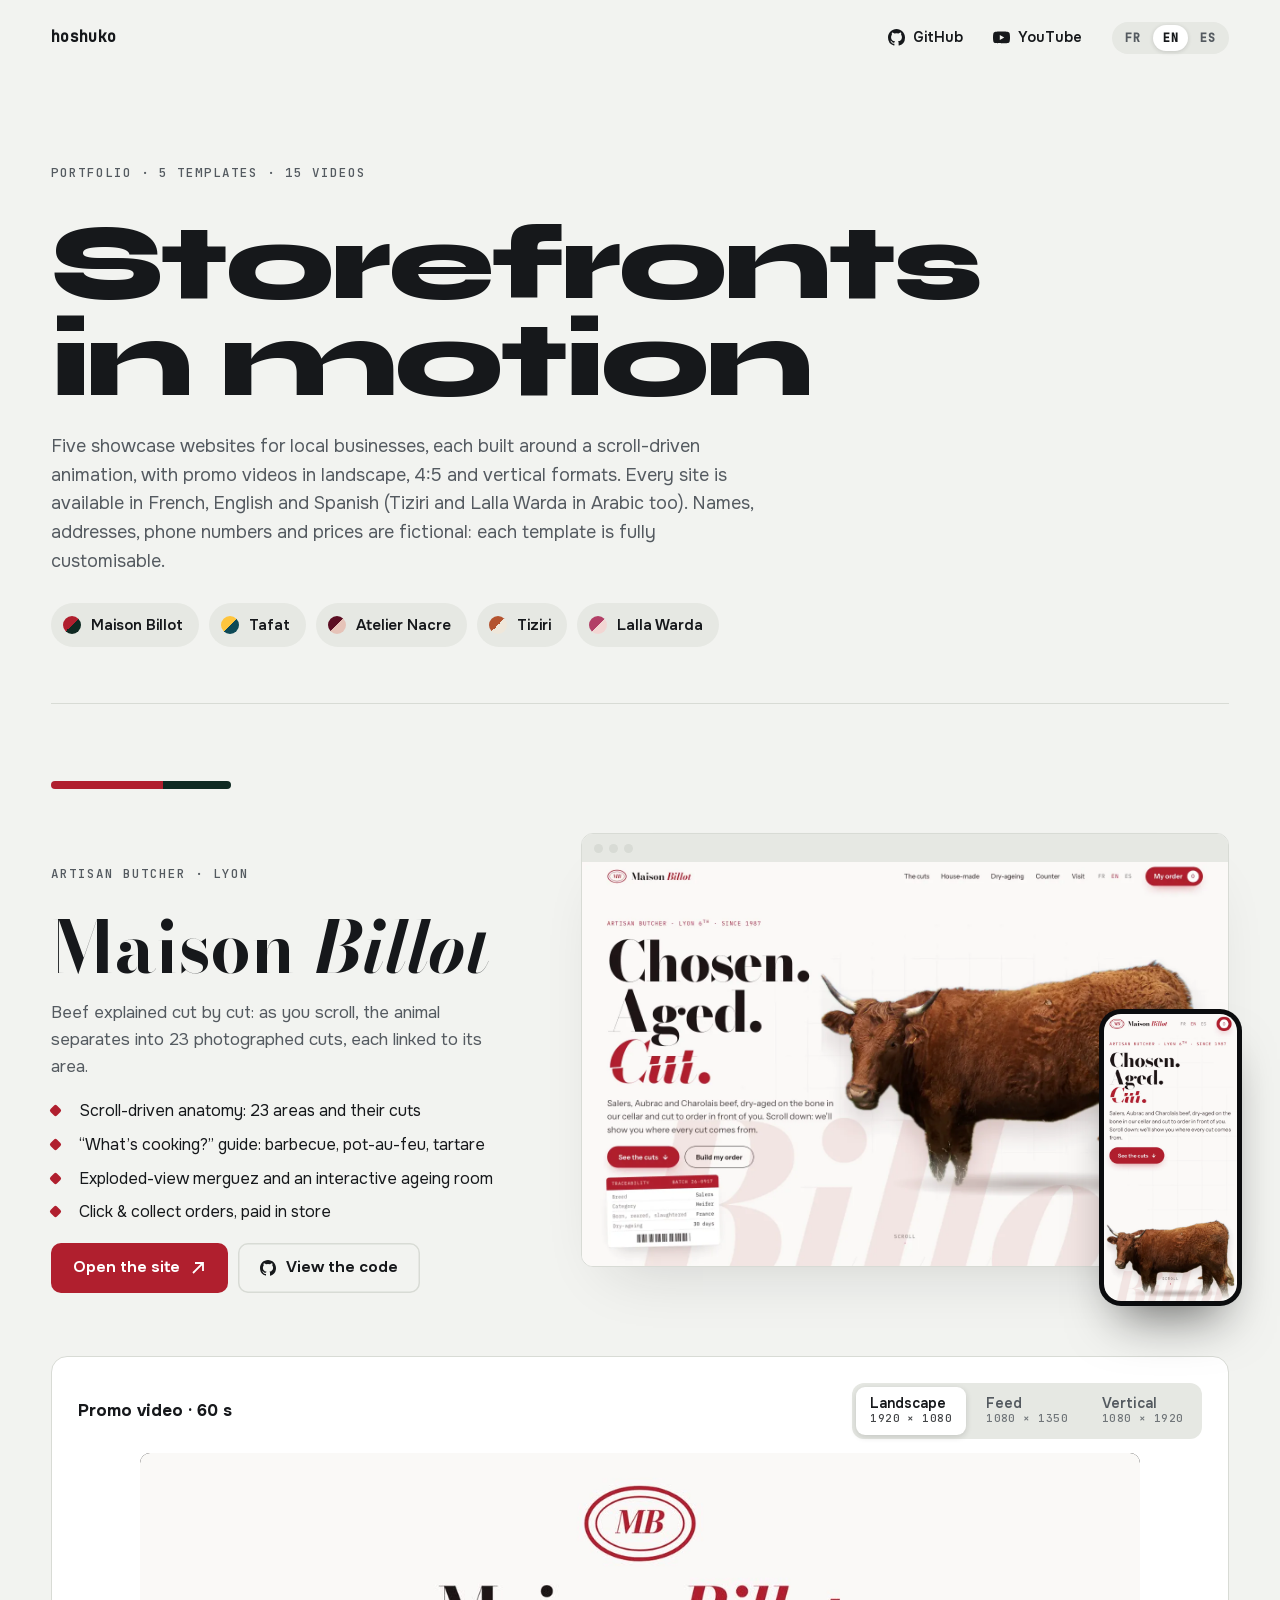
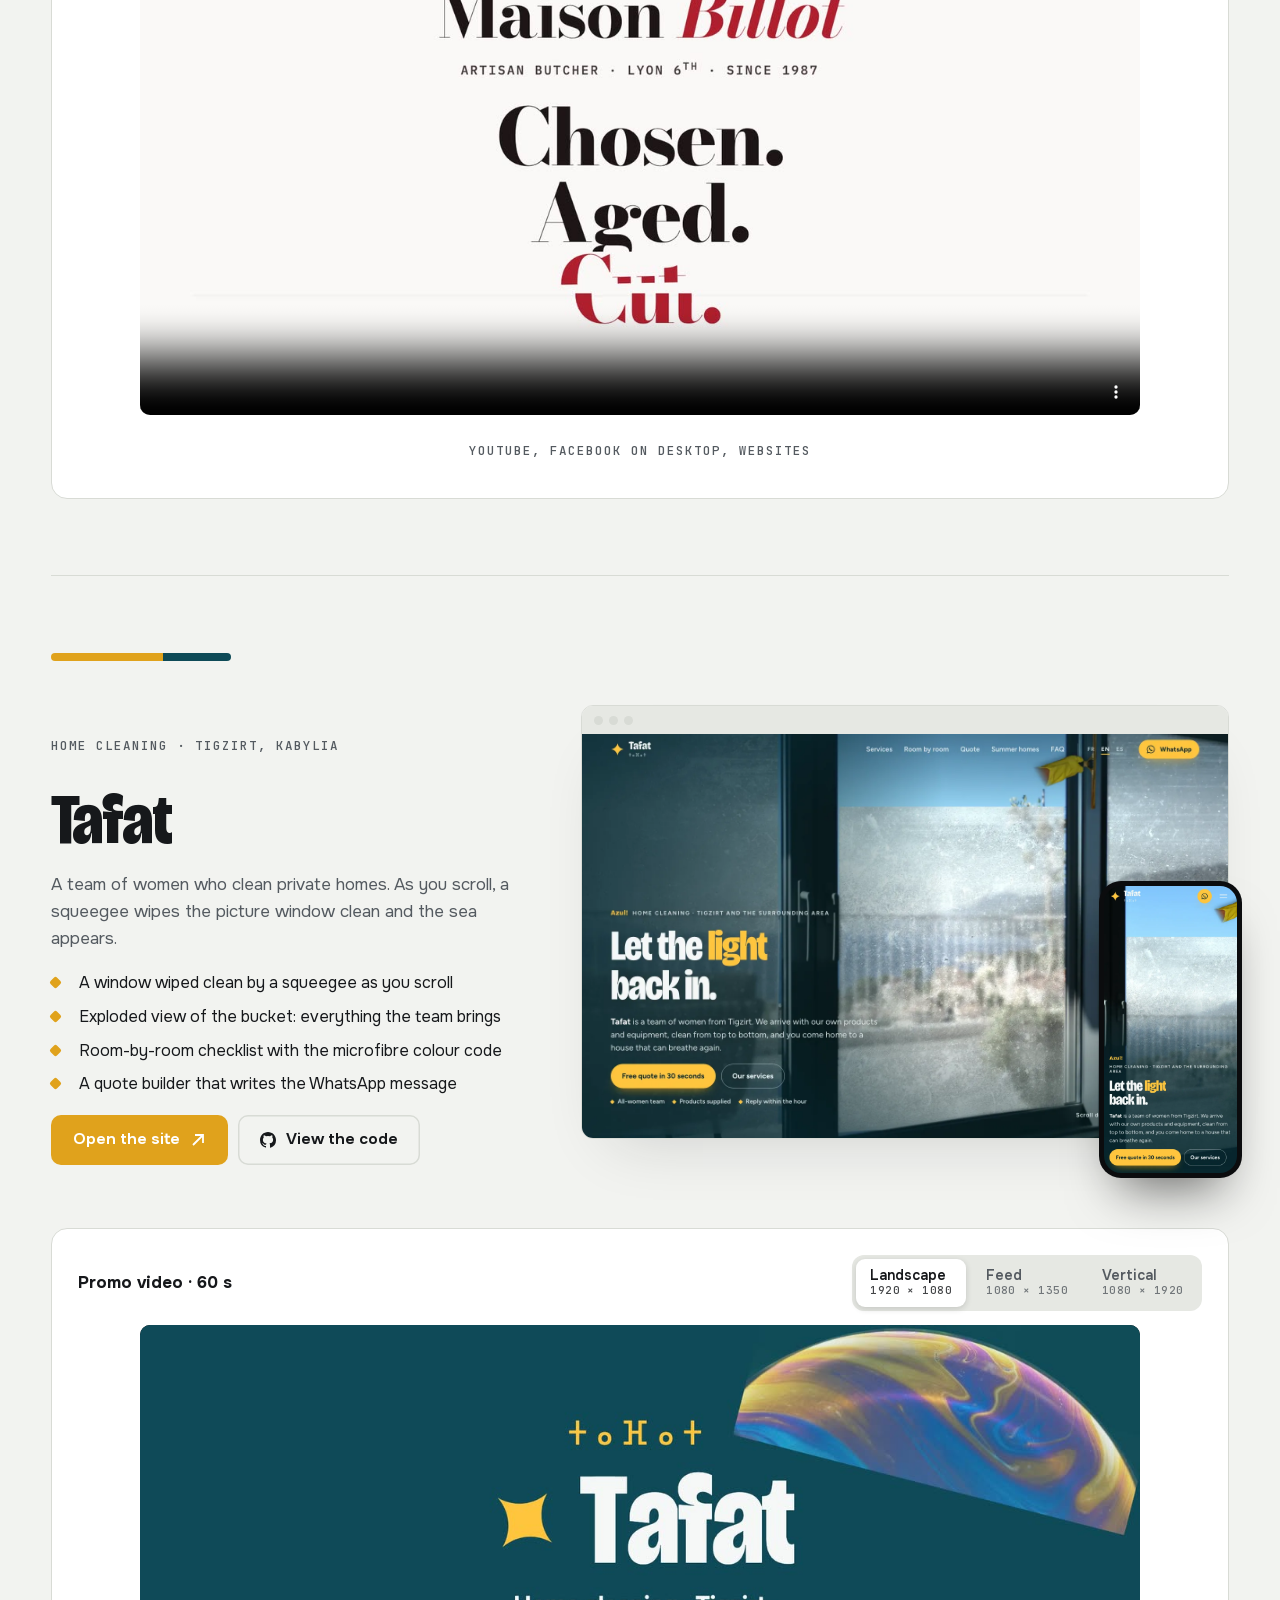
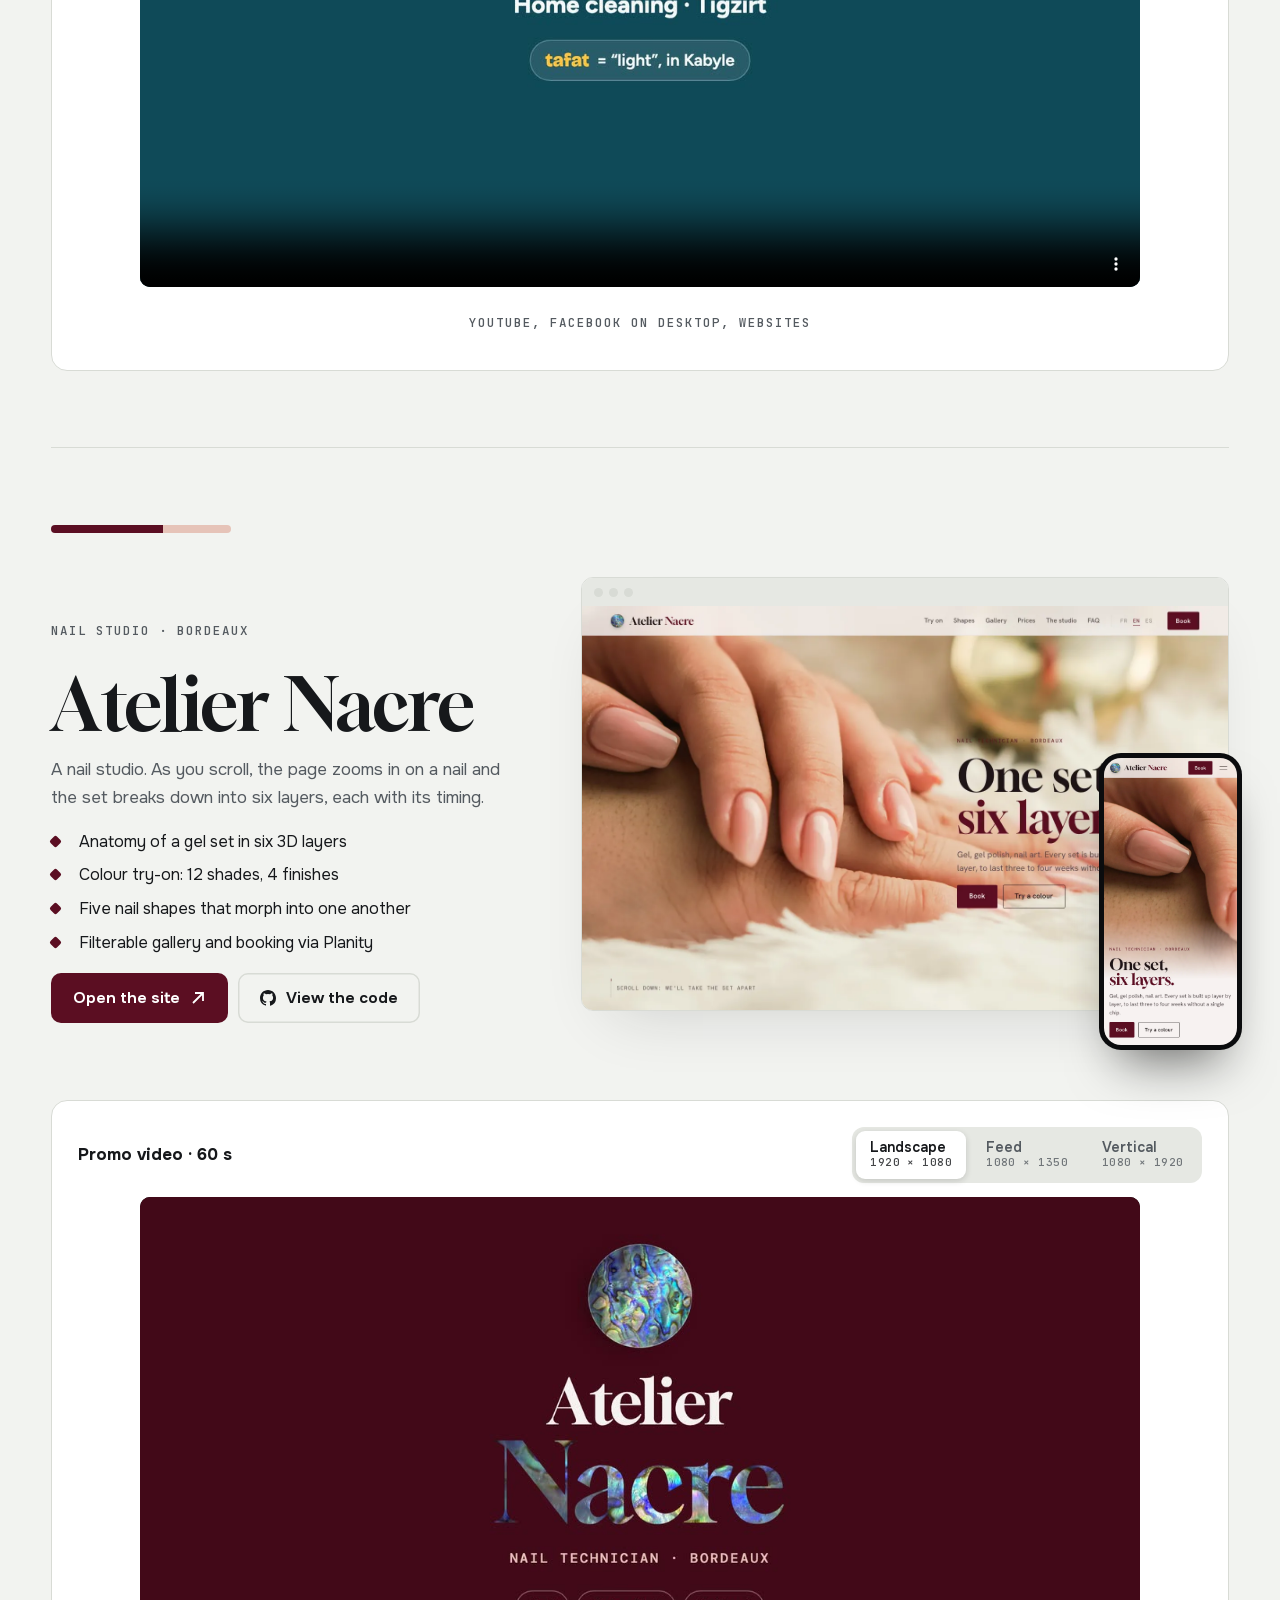
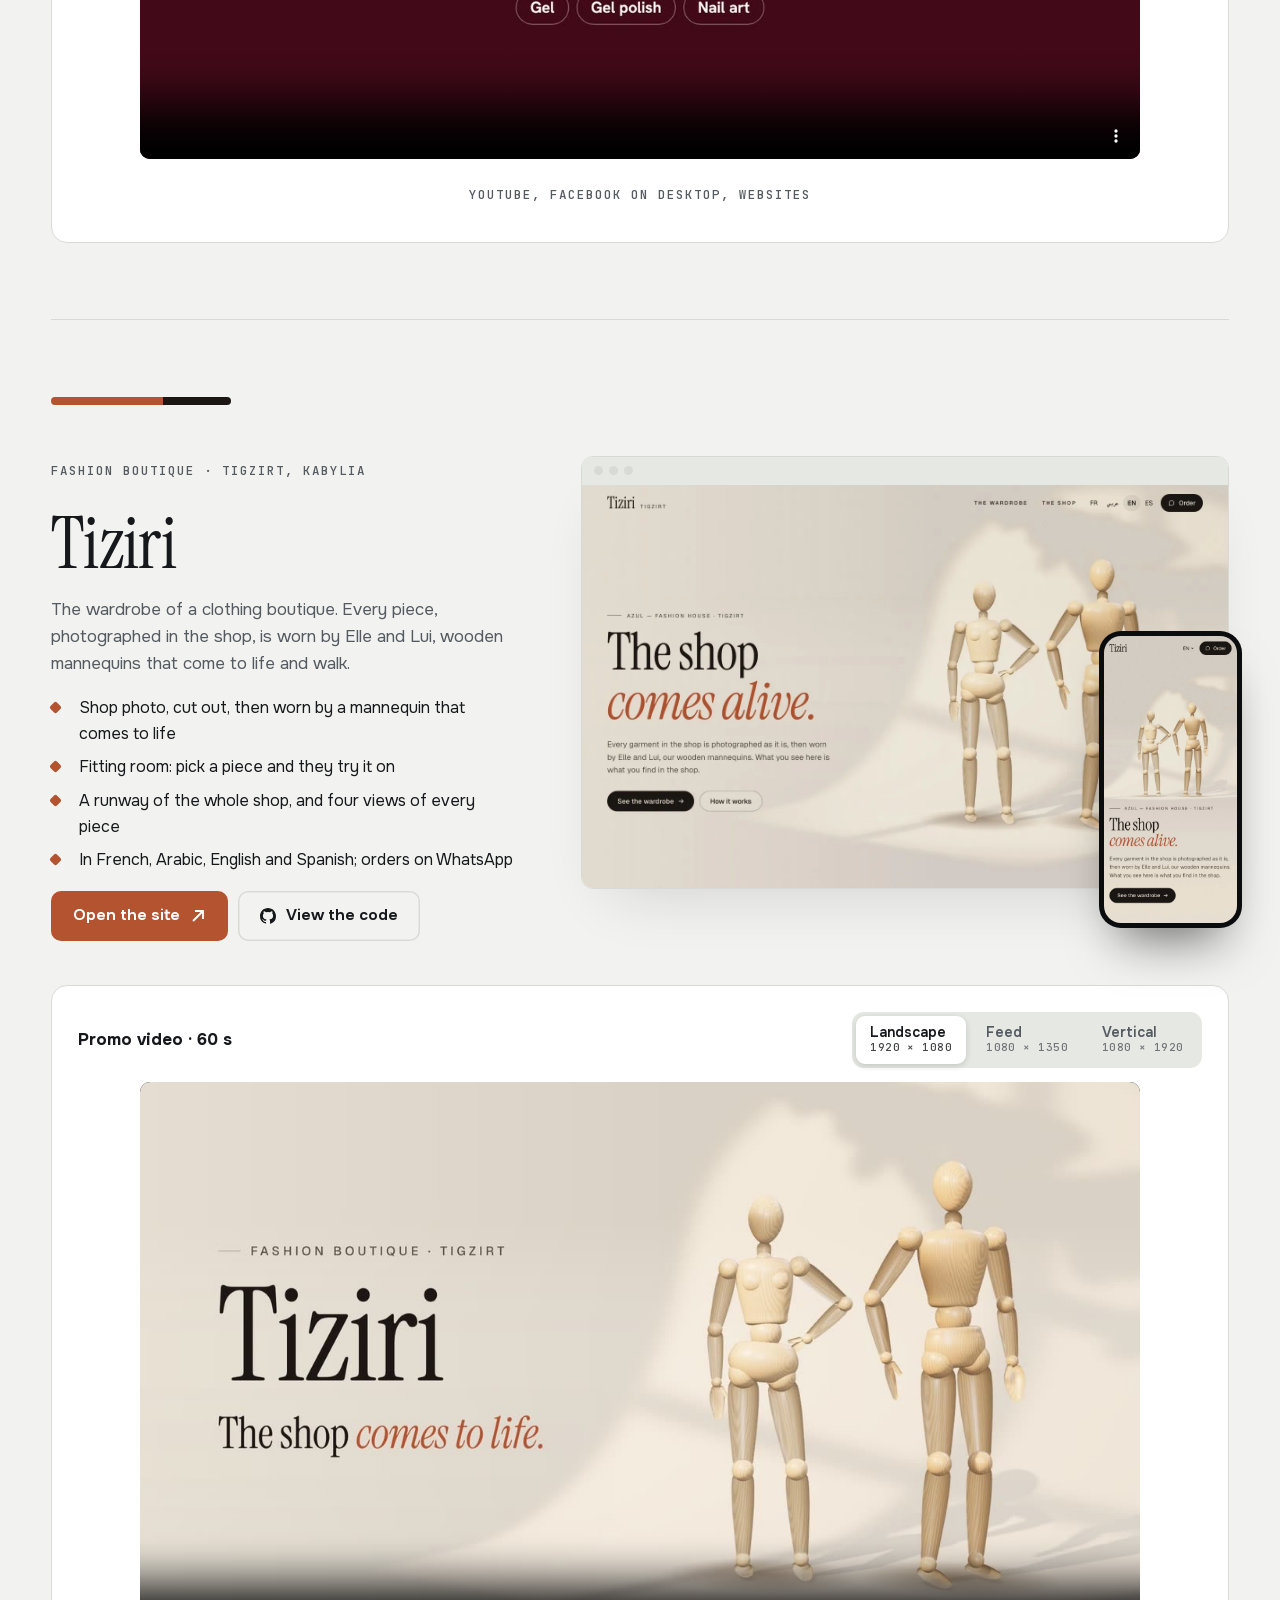
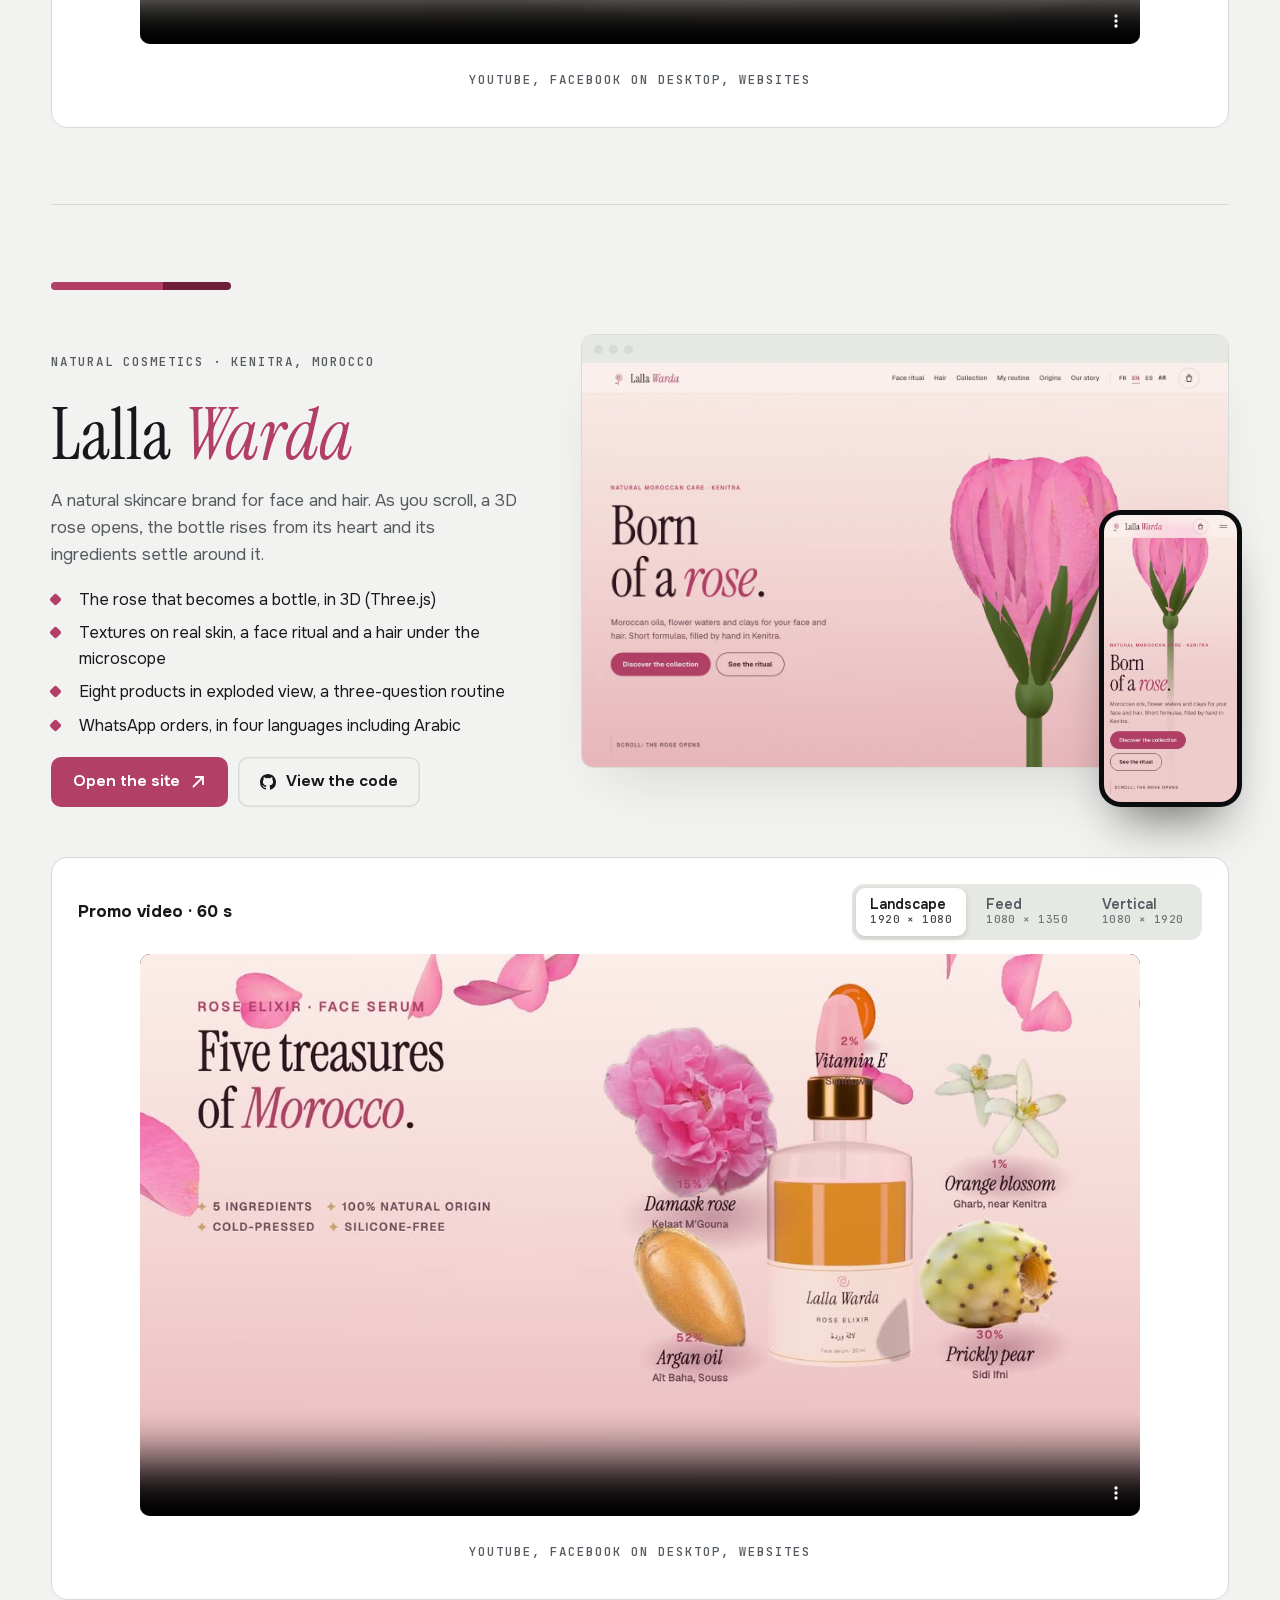
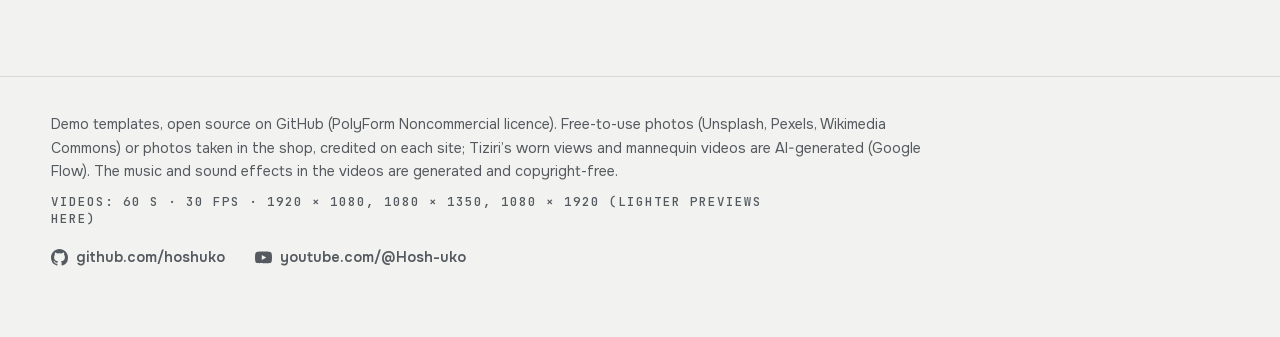
<file: index.html>
<!doctype html>
<html lang="fr">
<head>
<meta charset="utf-8">
<meta name="viewport" content="width=device-width, initial-scale=1, viewport-fit=cover">
<meta http-equiv="Content-Security-Policy" content="default-src 'none'; script-src 'self'; style-src 'self' 'unsafe-inline'; img-src 'self' data:; font-src 'self'; media-src 'self'; connect-src 'none'; manifest-src 'self'; object-src 'none'; frame-src 'none'; worker-src 'none'; base-uri 'none'; form-action 'none'; upgrade-insecure-requests">
<meta name="referrer" content="same-origin">
<title>Vitrines en mouvement · Hoshuko</title>
<meta name="description" content="Cinq maquettes de sites vitrines animés au défilement, en français, anglais et espagnol, avec leurs vidéos promo. Code ouvert sur GitHub.">
<meta name="theme-color" content="#F2F3F0">
<link rel="canonical" href="https://hoshuko.github.io/">
<link rel="alternate" hreflang="fr" href="https://hoshuko.github.io/">
<link rel="alternate" hreflang="en" href="https://hoshuko.github.io/en.html">
<link rel="alternate" hreflang="es" href="https://hoshuko.github.io/es.html">
<link rel="alternate" hreflang="x-default" href="https://hoshuko.github.io/">
<meta property="og:type" content="website">
<meta property="og:site_name" content="Hoshuko">
<meta property="og:title" content="Vitrines en mouvement · Hoshuko">
<meta property="og:description" content="Cinq maquettes de sites vitrines animés au défilement, en français, anglais et espagnol, avec leurs vidéos promo. Code ouvert sur GitHub.">
<meta property="og:url" content="https://hoshuko.github.io/">
<meta property="og:image" content="https://hoshuko.github.io/assets/img/og-fr.jpg">
<meta property="og:image:width" content="1200">
<meta property="og:image:height" content="630">
<meta property="og:locale" content="fr_FR">
<meta name="twitter:card" content="summary_large_image">
<link rel="icon" href="assets/img/favicon.svg" type="image/svg+xml">
<link rel="preload" href="assets/fonts/syne-normal-latin.woff2" as="font" type="font/woff2" crossorigin>
<link rel="preload" href="assets/fonts/onest-normal-latin.woff2" as="font" type="font/woff2" crossorigin>
<link rel="stylesheet" href="assets/css/style.css">
<script src="assets/js/lang.js"></script>
</head>
<body>
<header class="bar wrap">
  <a class="me" href="./" aria-label="Hoshuko">hoshuko</a>
  <nav class="bar-links" aria-label="Liens">
    <a href="https://github.com/hoshuko" rel="noopener noreferrer"><svg viewBox="0 0 16 16" aria-hidden="true"><path fill="currentColor" d="M8 0C3.58 0 0 3.58 0 8a8 8 0 0 0 5.47 7.59c.4.07.55-.17.55-.38v-1.33c-2.23.48-2.7-1.07-2.7-1.07-.36-.93-.89-1.17-.89-1.17-.73-.5.05-.49.05-.49.8.06 1.23.83 1.23.83.72 1.22 1.87.87 2.33.66.07-.52.28-.87.5-1.07-1.78-.2-3.64-.89-3.64-3.95 0-.87.31-1.59.82-2.15-.08-.2-.36-1.02.08-2.12 0 0 .67-.21 2.2.82a7.6 7.6 0 0 1 4 0c1.53-1.04 2.2-.82 2.2-.82.44 1.1.16 1.92.08 2.12.51.56.82 1.27.82 2.15 0 3.07-1.87 3.75-3.65 3.95.29.25.54.73.54 1.48v2.2c0 .21.15.46.55.38A8 8 0 0 0 16 8c0-4.42-3.58-8-8-8z"/></svg><span>GitHub</span></a>
    <a href="https://www.youtube.com/@Hosh-uko" rel="noopener noreferrer"><svg viewBox="0 0 24 24" aria-hidden="true"><path fill="currentColor" d="M23.5 6.2a3 3 0 0 0-2.1-2.1C19.5 3.6 12 3.6 12 3.6s-7.5 0-9.4.5A3 3 0 0 0 .5 6.2 31 31 0 0 0 0 12a31 31 0 0 0 .5 5.8 3 3 0 0 0 2.1 2.1c1.9.5 9.4.5 9.4.5s7.5 0 9.4-.5a3 3 0 0 0 2.1-2.1A31 31 0 0 0 24 12a31 31 0 0 0-.5-5.8zM9.6 15.6V8.4l6.3 3.6-6.3 3.6z"/></svg><span>YouTube</span></a>
  </nav>
  <nav class="lang-switch" aria-label="Langue"><a href="./" hreflang="fr" lang="fr" aria-current="page">FR</a><a href="en.html" hreflang="en" lang="en">EN</a><a href="es.html" hreflang="es" lang="es">ES</a></nav>
</header>

<header class="wrap top">
  <p class="kicker">Portfolio · 5 maquettes · 15 vidéos</p>
  <h1>Vitrines en mouvement</h1>
  <p class="intro">Cinq sites vitrines pour des commerces de proximité, chacun construit autour d’une animation au défilement, et leurs vidéos promo en paysage, en 4:5 et en vertical. Chaque site existe en français, en anglais et en espagnol (Tiziri et Lalla Warda aussi en arabe). Les noms, adresses, numéros et prix sont fictifs&nbsp;: chaque maquette se personnalise.</p>
  <nav class="jump" aria-label="Aller à une maquette">
    <a href="#billot" style="--a:#B01F2E;--b:#0F2922"><i aria-hidden="true"></i>Maison Billot</a>
    <a href="#tafat" style="--a:#FFC53D;--b:#0E4A57"><i aria-hidden="true"></i>Tafat</a>
    <a href="#nacre" style="--a:#5B0E22;--b:#E6C3B8"><i aria-hidden="true"></i>Atelier Nacre</a>
    <a href="#tiziri" style="--a:#B4532F;--b:#EFE7DA"><i aria-hidden="true"></i>Tiziri</a>
    <a href="#warda" style="--a:#B23F66;--b:#F2D6D3"><i aria-hidden="true"></i>Lalla Warda</a>
  </nav>
</header>

<main class="wrap">
  <article class="proj" id="billot" data-lang="fr" style="--a:#B01F2E;--b:#0F2922" aria-labelledby="h-billot">
    <div class="band" aria-hidden="true"></div>
    <div class="proj-grid">
      <div class="proj-text">
        <p class="meta">Boucherie artisanale · Lyon</p>
        <h2 class="t-billot" id="h-billot"><span>Maison</span> Billot</h2>
        <p class="pitch">La découpe du bœuf expliquée pièce par pièce&nbsp;: au défilement, la bête se découpe en 23 morceaux photographiés, chacun relié à sa zone.</p>
        <ul class="feats"><li>Anatomie au défilement, 23 zones et leurs pièces</li><li>Guide «&nbsp;Vous cuisinez quoi&nbsp;?&nbsp;»&nbsp;: barbecue, pot-au-feu, tartare</li><li>Merguez en vue éclatée et cave de maturation interactive</li><li>Colis click &amp; collect, paiement en boutique</li></ul>
        <div class="ctas">
          <a class="btn" href="maison-billot/">Ouvrir le site <svg viewBox="0 0 16 16" fill="none" stroke="currentColor" stroke-width="1.8" aria-hidden="true"><path d="M5 3h8v8M13 3 3 13"/></svg></a>
          <a class="btn btn-ghost" href="https://github.com/hoshuko/maison-billot" rel="noopener noreferrer"><svg viewBox="0 0 16 16" aria-hidden="true"><path fill="currentColor" d="M8 0C3.58 0 0 3.58 0 8a8 8 0 0 0 5.47 7.59c.4.07.55-.17.55-.38v-1.33c-2.23.48-2.7-1.07-2.7-1.07-.36-.93-.89-1.17-.89-1.17-.73-.5.05-.49.05-.49.8.06 1.23.83 1.23.83.72 1.22 1.87.87 2.33.66.07-.52.28-.87.5-1.07-1.78-.2-3.64-.89-3.64-3.95 0-.87.31-1.59.82-2.15-.08-.2-.36-1.02.08-2.12 0 0 .67-.21 2.2.82a7.6 7.6 0 0 1 4 0c1.53-1.04 2.2-.82 2.2-.82.44 1.1.16 1.92.08 2.12.51.56.82 1.27.82 2.15 0 3.07-1.87 3.75-3.65 3.95.29.25.54.73.54 1.48v2.2c0 .21.15.46.55.38A8 8 0 0 0 16 8c0-4.42-3.58-8-8-8z"/></svg>Voir le code</a>
        </div>
      </div>
      <figure class="devices" aria-label="Le site sur ordinateur et sur téléphone">
        <div class="browser"><div class="bar-dots" aria-hidden="true"><i></i><i></i><i></i></div><img src="assets/shots/billot-desktop-fr.webp" alt="Maison Billot sur ordinateur" loading="lazy" decoding="async" width="1440" height="900"></div>
        <div class="phone"><img src="assets/shots/billot-mobile-fr.webp" alt="Maison Billot sur téléphone" loading="lazy" decoding="async" width="780" height="1688"></div>
      </figure>
    </div>
    <section class="video" aria-label="Vidéo promo · 60 s">
      <div class="vhead"><b>Vidéo promo · 60 s</b>
        <div class="vtabs" role="tablist" aria-label="Format de la vidéo"><button type="button" role="tab" id="tab-billot-169" aria-selected="true" data-f="169" data-note="YouTube, Facebook sur ordinateur, site" data-label="Vidéo promo Maison Billot, format paysage">Paysage<small>1920 × 1080</small></button><button type="button" role="tab" id="tab-billot-45" aria-selected="false" data-f="45" data-note="Fil Facebook et Instagram" data-label="Vidéo promo Maison Billot, format fil">Fil<small>1080 × 1350</small></button><button type="button" role="tab" id="tab-billot-916" aria-selected="false" data-f="916" data-note="Reels, Stories, statut WhatsApp" data-label="Vidéo promo Maison Billot, format vertical">Vertical<small>1080 × 1920</small></button></div>
      </div>
      <div class="vbox" data-f="169"><video controls playsinline preload="none" poster="assets/video/billot-169-fr.jpg" src="assets/video/billot-169-fr.mp4" aria-label="Vidéo promo Maison Billot, format paysage"></video></div>
      <p class="vnote">YouTube, Facebook sur ordinateur, site</p>
    </section>
  </article>
  <article class="proj" id="tafat" data-lang="fr" style="--a:#E0A21C;--b:#0E4A57" aria-labelledby="h-tafat">
    <div class="band" aria-hidden="true"></div>
    <div class="proj-grid">
      <div class="proj-text">
        <p class="meta">Ménage à domicile · Tigzirt, Kabylie</p>
        <h2 class="t-tafat" id="h-tafat">Tafat</h2>
        <p class="pitch">Une équipe de femmes qui fait le ménage chez les particuliers. Au défilement, une raclette nettoie la baie vitrée et la mer apparaît.</p>
        <ul class="feats"><li>Vitre nettoyée à la raclette, au défilement</li><li>Le seau en vue éclatée&nbsp;: tout ce que l’équipe apporte</li><li>Checklist pièce par pièce avec le code couleur des microfibres</li><li>Devis qui rédige le message WhatsApp</li></ul>
        <div class="ctas">
          <a class="btn" href="tafat/">Ouvrir le site <svg viewBox="0 0 16 16" fill="none" stroke="currentColor" stroke-width="1.8" aria-hidden="true"><path d="M5 3h8v8M13 3 3 13"/></svg></a>
          <a class="btn btn-ghost" href="https://github.com/hoshuko/tafat" rel="noopener noreferrer"><svg viewBox="0 0 16 16" aria-hidden="true"><path fill="currentColor" d="M8 0C3.58 0 0 3.58 0 8a8 8 0 0 0 5.47 7.59c.4.07.55-.17.55-.38v-1.33c-2.23.48-2.7-1.07-2.7-1.07-.36-.93-.89-1.17-.89-1.17-.73-.5.05-.49.05-.49.8.06 1.23.83 1.23.83.72 1.22 1.87.87 2.33.66.07-.52.28-.87.5-1.07-1.78-.2-3.64-.89-3.64-3.95 0-.87.31-1.59.82-2.15-.08-.2-.36-1.02.08-2.12 0 0 .67-.21 2.2.82a7.6 7.6 0 0 1 4 0c1.53-1.04 2.2-.82 2.2-.82.44 1.1.16 1.92.08 2.12.51.56.82 1.27.82 2.15 0 3.07-1.87 3.75-3.65 3.95.29.25.54.73.54 1.48v2.2c0 .21.15.46.55.38A8 8 0 0 0 16 8c0-4.42-3.58-8-8-8z"/></svg>Voir le code</a>
        </div>
      </div>
      <figure class="devices" aria-label="Le site sur ordinateur et sur téléphone">
        <div class="browser"><div class="bar-dots" aria-hidden="true"><i></i><i></i><i></i></div><img src="assets/shots/tafat-desktop-fr.webp" alt="Tafat sur ordinateur" loading="lazy" decoding="async" width="1440" height="900"></div>
        <div class="phone"><img src="assets/shots/tafat-mobile-fr.webp" alt="Tafat sur téléphone" loading="lazy" decoding="async" width="780" height="1688"></div>
      </figure>
    </div>
    <section class="video" aria-label="Vidéo promo · 60 s">
      <div class="vhead"><b>Vidéo promo · 60 s</b>
        <div class="vtabs" role="tablist" aria-label="Format de la vidéo"><button type="button" role="tab" id="tab-tafat-169" aria-selected="true" data-f="169" data-note="YouTube, Facebook sur ordinateur, site" data-label="Vidéo promo Tafat, format paysage">Paysage<small>1920 × 1080</small></button><button type="button" role="tab" id="tab-tafat-45" aria-selected="false" data-f="45" data-note="Fil Facebook et Instagram" data-label="Vidéo promo Tafat, format fil">Fil<small>1080 × 1350</small></button><button type="button" role="tab" id="tab-tafat-916" aria-selected="false" data-f="916" data-note="Reels, Stories, statut WhatsApp" data-label="Vidéo promo Tafat, format vertical">Vertical<small>1080 × 1920</small></button></div>
      </div>
      <div class="vbox" data-f="169"><video controls playsinline preload="none" poster="assets/video/tafat-169-fr.jpg" src="assets/video/tafat-169-fr.mp4" aria-label="Vidéo promo Tafat, format paysage"></video></div>
      <p class="vnote">YouTube, Facebook sur ordinateur, site</p>
    </section>
  </article>
  <article class="proj" id="nacre" data-lang="fr" style="--a:#5B0E22;--b:#E6C3B8" aria-labelledby="h-nacre">
    <div class="band" aria-hidden="true"></div>
    <div class="proj-grid">
      <div class="proj-text">
        <p class="meta">Prothésiste ongulaire · Bordeaux</p>
        <h2 class="t-nacre" id="h-nacre">Atelier Nacre</h2>
        <p class="pitch">Un atelier de pose d’ongles. Au défilement, on zoome sur un ongle et la pose se décompose en six couches, avec la durée de chacune.</p>
        <ul class="feats"><li>Anatomie d’une pose en six couches, en 3D</li><li>Essayage de couleur&nbsp;: 12 teintes, 4 finitions</li><li>Cinq formes d’ongle qui se transforment</li><li>Galerie filtrable et réservation sur Planity</li></ul>
        <div class="ctas">
          <a class="btn" href="atelier-nacre/">Ouvrir le site <svg viewBox="0 0 16 16" fill="none" stroke="currentColor" stroke-width="1.8" aria-hidden="true"><path d="M5 3h8v8M13 3 3 13"/></svg></a>
          <a class="btn btn-ghost" href="https://github.com/hoshuko/atelier-nacre" rel="noopener noreferrer"><svg viewBox="0 0 16 16" aria-hidden="true"><path fill="currentColor" d="M8 0C3.58 0 0 3.58 0 8a8 8 0 0 0 5.47 7.59c.4.07.55-.17.55-.38v-1.33c-2.23.48-2.7-1.07-2.7-1.07-.36-.93-.89-1.17-.89-1.17-.73-.5.05-.49.05-.49.8.06 1.23.83 1.23.83.72 1.22 1.87.87 2.33.66.07-.52.28-.87.5-1.07-1.78-.2-3.64-.89-3.64-3.95 0-.87.31-1.59.82-2.15-.08-.2-.36-1.02.08-2.12 0 0 .67-.21 2.2.82a7.6 7.6 0 0 1 4 0c1.53-1.04 2.2-.82 2.2-.82.44 1.1.16 1.92.08 2.12.51.56.82 1.27.82 2.15 0 3.07-1.87 3.75-3.65 3.95.29.25.54.73.54 1.48v2.2c0 .21.15.46.55.38A8 8 0 0 0 16 8c0-4.42-3.58-8-8-8z"/></svg>Voir le code</a>
        </div>
      </div>
      <figure class="devices" aria-label="Le site sur ordinateur et sur téléphone">
        <div class="browser"><div class="bar-dots" aria-hidden="true"><i></i><i></i><i></i></div><img src="assets/shots/nacre-desktop-fr.webp" alt="Atelier Nacre sur ordinateur" loading="lazy" decoding="async" width="1440" height="900"></div>
        <div class="phone"><img src="assets/shots/nacre-mobile-fr.webp" alt="Atelier Nacre sur téléphone" loading="lazy" decoding="async" width="780" height="1688"></div>
      </figure>
    </div>
    <section class="video" aria-label="Vidéo promo · 60 s">
      <div class="vhead"><b>Vidéo promo · 60 s</b>
        <div class="vtabs" role="tablist" aria-label="Format de la vidéo"><button type="button" role="tab" id="tab-nacre-169" aria-selected="true" data-f="169" data-note="YouTube, Facebook sur ordinateur, site" data-label="Vidéo promo Atelier Nacre, format paysage">Paysage<small>1920 × 1080</small></button><button type="button" role="tab" id="tab-nacre-45" aria-selected="false" data-f="45" data-note="Fil Facebook et Instagram" data-label="Vidéo promo Atelier Nacre, format fil">Fil<small>1080 × 1350</small></button><button type="button" role="tab" id="tab-nacre-916" aria-selected="false" data-f="916" data-note="Reels, Stories, statut WhatsApp" data-label="Vidéo promo Atelier Nacre, format vertical">Vertical<small>1080 × 1920</small></button></div>
      </div>
      <div class="vbox" data-f="169"><video controls playsinline preload="none" poster="assets/video/nacre-169-fr.jpg" src="assets/video/nacre-169-fr.mp4" aria-label="Vidéo promo Atelier Nacre, format paysage"></video></div>
      <p class="vnote">YouTube, Facebook sur ordinateur, site</p>
    </section>
  </article>
  <article class="proj" id="tiziri" data-lang="fr" style="--a:#B4532F;--b:#1C1714" aria-labelledby="h-tiziri">
    <div class="band" aria-hidden="true"></div>
    <div class="proj-grid">
      <div class="proj-text">
        <p class="meta">Boutique de mode · Tigzirt, Kabylie</p>
        <h2 class="t-tiziri" id="h-tiziri">Tiziri</h2>
        <p class="pitch">La garde-robe d’une boutique de vêtements. Chaque pièce, photographiée en magasin, est portée par Elle et Lui, des mannequins en bois qui se mettent en marche.</p>
        <ul class="feats"><li>Photo prise en boutique, détourée, puis portée par un mannequin qui s’anime</li><li>Cabine d’essayage&nbsp;: choisissez une pièce, ils l’essaient</li><li>Défilé de toute la boutique et chaque pièce sous quatre vues</li><li>En français, en arabe, en anglais et en espagnol&nbsp;; commande sur WhatsApp</li></ul>
        <div class="ctas">
          <a class="btn" href="tiziri/">Ouvrir le site <svg viewBox="0 0 16 16" fill="none" stroke="currentColor" stroke-width="1.8" aria-hidden="true"><path d="M5 3h8v8M13 3 3 13"/></svg></a>
          <a class="btn btn-ghost" href="https://github.com/hoshuko/tiziri" rel="noopener noreferrer"><svg viewBox="0 0 16 16" aria-hidden="true"><path fill="currentColor" d="M8 0C3.58 0 0 3.58 0 8a8 8 0 0 0 5.47 7.59c.4.07.55-.17.55-.38v-1.33c-2.23.48-2.7-1.07-2.7-1.07-.36-.93-.89-1.17-.89-1.17-.73-.5.05-.49.05-.49.8.06 1.23.83 1.23.83.72 1.22 1.87.87 2.33.66.07-.52.28-.87.5-1.07-1.78-.2-3.64-.89-3.64-3.95 0-.87.31-1.59.82-2.15-.08-.2-.36-1.02.08-2.12 0 0 .67-.21 2.2.82a7.6 7.6 0 0 1 4 0c1.53-1.04 2.2-.82 2.2-.82.44 1.1.16 1.92.08 2.12.51.56.82 1.27.82 2.15 0 3.07-1.87 3.75-3.65 3.95.29.25.54.73.54 1.48v2.2c0 .21.15.46.55.38A8 8 0 0 0 16 8c0-4.42-3.58-8-8-8z"/></svg>Voir le code</a>
        </div>
      </div>
      <figure class="devices" aria-label="Le site sur ordinateur et sur téléphone">
        <div class="browser"><div class="bar-dots" aria-hidden="true"><i></i><i></i><i></i></div><img src="assets/shots/tiziri-desktop-fr.webp" alt="Tiziri sur ordinateur" loading="lazy" decoding="async" width="1440" height="900"></div>
        <div class="phone"><img src="assets/shots/tiziri-mobile-fr.webp" alt="Tiziri sur téléphone" loading="lazy" decoding="async" width="780" height="1688"></div>
      </figure>
    </div>
    <section class="video" aria-label="Vidéo promo · 60 s">
      <div class="vhead"><b>Vidéo promo · 60 s</b>
        <div class="vtabs" role="tablist" aria-label="Format de la vidéo"><button type="button" role="tab" id="tab-tiziri-169" aria-selected="true" data-f="169" data-note="YouTube, Facebook sur ordinateur, site" data-label="Vidéo promo Tiziri, format paysage">Paysage<small>1920 × 1080</small></button><button type="button" role="tab" id="tab-tiziri-45" aria-selected="false" data-f="45" data-note="Fil Facebook et Instagram" data-label="Vidéo promo Tiziri, format fil">Fil<small>1080 × 1350</small></button><button type="button" role="tab" id="tab-tiziri-916" aria-selected="false" data-f="916" data-note="Reels, Stories, statut WhatsApp" data-label="Vidéo promo Tiziri, format vertical">Vertical<small>1080 × 1920</small></button></div>
      </div>
      <div class="vbox" data-f="169"><video controls playsinline preload="none" poster="assets/video/tiziri-169-fr.jpg" src="assets/video/tiziri-169-fr.mp4" aria-label="Vidéo promo Tiziri, format paysage"></video></div>
      <p class="vnote">YouTube, Facebook sur ordinateur, site</p>
    </section>
  </article>
  <article class="proj" id="warda" data-lang="fr" style="--a:#B23F66;--b:#6E1F3A" aria-labelledby="h-warda">
    <div class="band" aria-hidden="true"></div>
    <div class="proj-grid">
      <div class="proj-text">
        <p class="meta">Cosmétiques naturels · Kénitra, Maroc</p>
        <h2 class="t-warda" id="h-warda">Lalla <i>Warda</i></h2>
        <p class="pitch">Une marque de soins naturels pour le visage et les cheveux. Au défilement, une rose en 3D s’ouvre, le flacon sort de son cœur et ses ingrédients viennent se placer autour de lui.</p>
        <ul class="feats"><li>La rose qui devient flacon, en 3D (Three.js)</li><li>Textures sur une vraie peau, rituel visage et cheveu au microscope</li><li>Huit soins en vue éclatée, routine en trois questions</li><li>Commande WhatsApp, en quatre langues dont l’arabe</li></ul>
        <div class="ctas">
          <a class="btn" href="lalla-warda/">Ouvrir le site <svg viewBox="0 0 16 16" fill="none" stroke="currentColor" stroke-width="1.8" aria-hidden="true"><path d="M5 3h8v8M13 3 3 13"/></svg></a>
          <a class="btn btn-ghost" href="https://github.com/hoshuko/lalla-warda" rel="noopener noreferrer"><svg viewBox="0 0 16 16" aria-hidden="true"><path fill="currentColor" d="M8 0C3.58 0 0 3.58 0 8a8 8 0 0 0 5.47 7.59c.4.07.55-.17.55-.38v-1.33c-2.23.48-2.7-1.07-2.7-1.07-.36-.93-.89-1.17-.89-1.17-.73-.5.05-.49.05-.49.8.06 1.23.83 1.23.83.72 1.22 1.87.87 2.33.66.07-.52.28-.87.5-1.07-1.78-.2-3.64-.89-3.64-3.95 0-.87.31-1.59.82-2.15-.08-.2-.36-1.02.08-2.12 0 0 .67-.21 2.2.82a7.6 7.6 0 0 1 4 0c1.53-1.04 2.2-.82 2.2-.82.44 1.1.16 1.92.08 2.12.51.56.82 1.27.82 2.15 0 3.07-1.87 3.75-3.65 3.95.29.25.54.73.54 1.48v2.2c0 .21.15.46.55.38A8 8 0 0 0 16 8c0-4.42-3.58-8-8-8z"/></svg>Voir le code</a>
        </div>
      </div>
      <figure class="devices" aria-label="Le site sur ordinateur et sur téléphone">
        <div class="browser"><div class="bar-dots" aria-hidden="true"><i></i><i></i><i></i></div><img src="assets/shots/warda-desktop-fr.webp" alt="Lalla Warda sur ordinateur" loading="lazy" decoding="async" width="1440" height="900"></div>
        <div class="phone"><img src="assets/shots/warda-mobile-fr.webp" alt="Lalla Warda sur téléphone" loading="lazy" decoding="async" width="780" height="1688"></div>
      </figure>
    </div>
    <section class="video" aria-label="Vidéo promo · 60 s">
      <div class="vhead"><b>Vidéo promo · 60 s</b>
        <div class="vtabs" role="tablist" aria-label="Format de la vidéo"><button type="button" role="tab" id="tab-warda-169" aria-selected="true" data-f="169" data-note="YouTube, Facebook sur ordinateur, site" data-label="Vidéo promo Lalla Warda, format paysage">Paysage<small>1920 × 1080</small></button><button type="button" role="tab" id="tab-warda-45" aria-selected="false" data-f="45" data-note="Fil Facebook et Instagram" data-label="Vidéo promo Lalla Warda, format fil">Fil<small>1080 × 1350</small></button><button type="button" role="tab" id="tab-warda-916" aria-selected="false" data-f="916" data-note="Reels, Stories, statut WhatsApp" data-label="Vidéo promo Lalla Warda, format vertical">Vertical<small>1080 × 1920</small></button></div>
      </div>
      <div class="vbox" data-f="169"><video controls playsinline preload="none" poster="assets/video/warda-169-fr.jpg" src="assets/video/warda-169-fr.mp4" aria-label="Vidéo promo Lalla Warda, format paysage"></video></div>
      <p class="vnote">YouTube, Facebook sur ordinateur, site</p>
    </section>
  </article>
</main>

<footer class="wrap">
  <p>Maquettes de démonstration, au code ouvert sur GitHub (licence PolyForm Noncommercial). Photos libres (Unsplash, Pexels, Wikimedia Commons) ou prises en boutique, créditées dans chaque site&nbsp;; les vues portées et les vidéos des mannequins de Tiziri sont générées par IA (Google Flow). Musique et bruitages des vidéos générés, sans droits d’auteur.</p>
  <p class="spec">Vidéos : 60 s · 30 images/s · 1920 × 1080, 1080 × 1350, 1080 × 1920 (aperçus allégés ici)</p>
  <p class="foot-links"><a href="https://github.com/hoshuko" rel="noopener noreferrer"><svg viewBox="0 0 16 16" aria-hidden="true"><path fill="currentColor" d="M8 0C3.58 0 0 3.58 0 8a8 8 0 0 0 5.47 7.59c.4.07.55-.17.55-.38v-1.33c-2.23.48-2.7-1.07-2.7-1.07-.36-.93-.89-1.17-.89-1.17-.73-.5.05-.49.05-.49.8.06 1.23.83 1.23.83.72 1.22 1.87.87 2.33.66.07-.52.28-.87.5-1.07-1.78-.2-3.64-.89-3.64-3.95 0-.87.31-1.59.82-2.15-.08-.2-.36-1.02.08-2.12 0 0 .67-.21 2.2.82a7.6 7.6 0 0 1 4 0c1.53-1.04 2.2-.82 2.2-.82.44 1.1.16 1.92.08 2.12.51.56.82 1.27.82 2.15 0 3.07-1.87 3.75-3.65 3.95.29.25.54.73.54 1.48v2.2c0 .21.15.46.55.38A8 8 0 0 0 16 8c0-4.42-3.58-8-8-8z"/></svg>github.com/hoshuko</a><a href="https://www.youtube.com/@Hosh-uko" rel="noopener noreferrer"><svg viewBox="0 0 24 24" aria-hidden="true"><path fill="currentColor" d="M23.5 6.2a3 3 0 0 0-2.1-2.1C19.5 3.6 12 3.6 12 3.6s-7.5 0-9.4.5A3 3 0 0 0 .5 6.2 31 31 0 0 0 0 12a31 31 0 0 0 .5 5.8 3 3 0 0 0 2.1 2.1c1.9.5 9.4.5 9.4.5s7.5 0 9.4-.5a3 3 0 0 0 2.1-2.1A31 31 0 0 0 24 12a31 31 0 0 0-.5-5.8zM9.6 15.6V8.4l6.3 3.6-6.3 3.6z"/></svg>youtube.com/@Hosh-uko</a></p>
</footer>
<script src="assets/js/portfolio.js"></script>
</body>
</html>
</file>
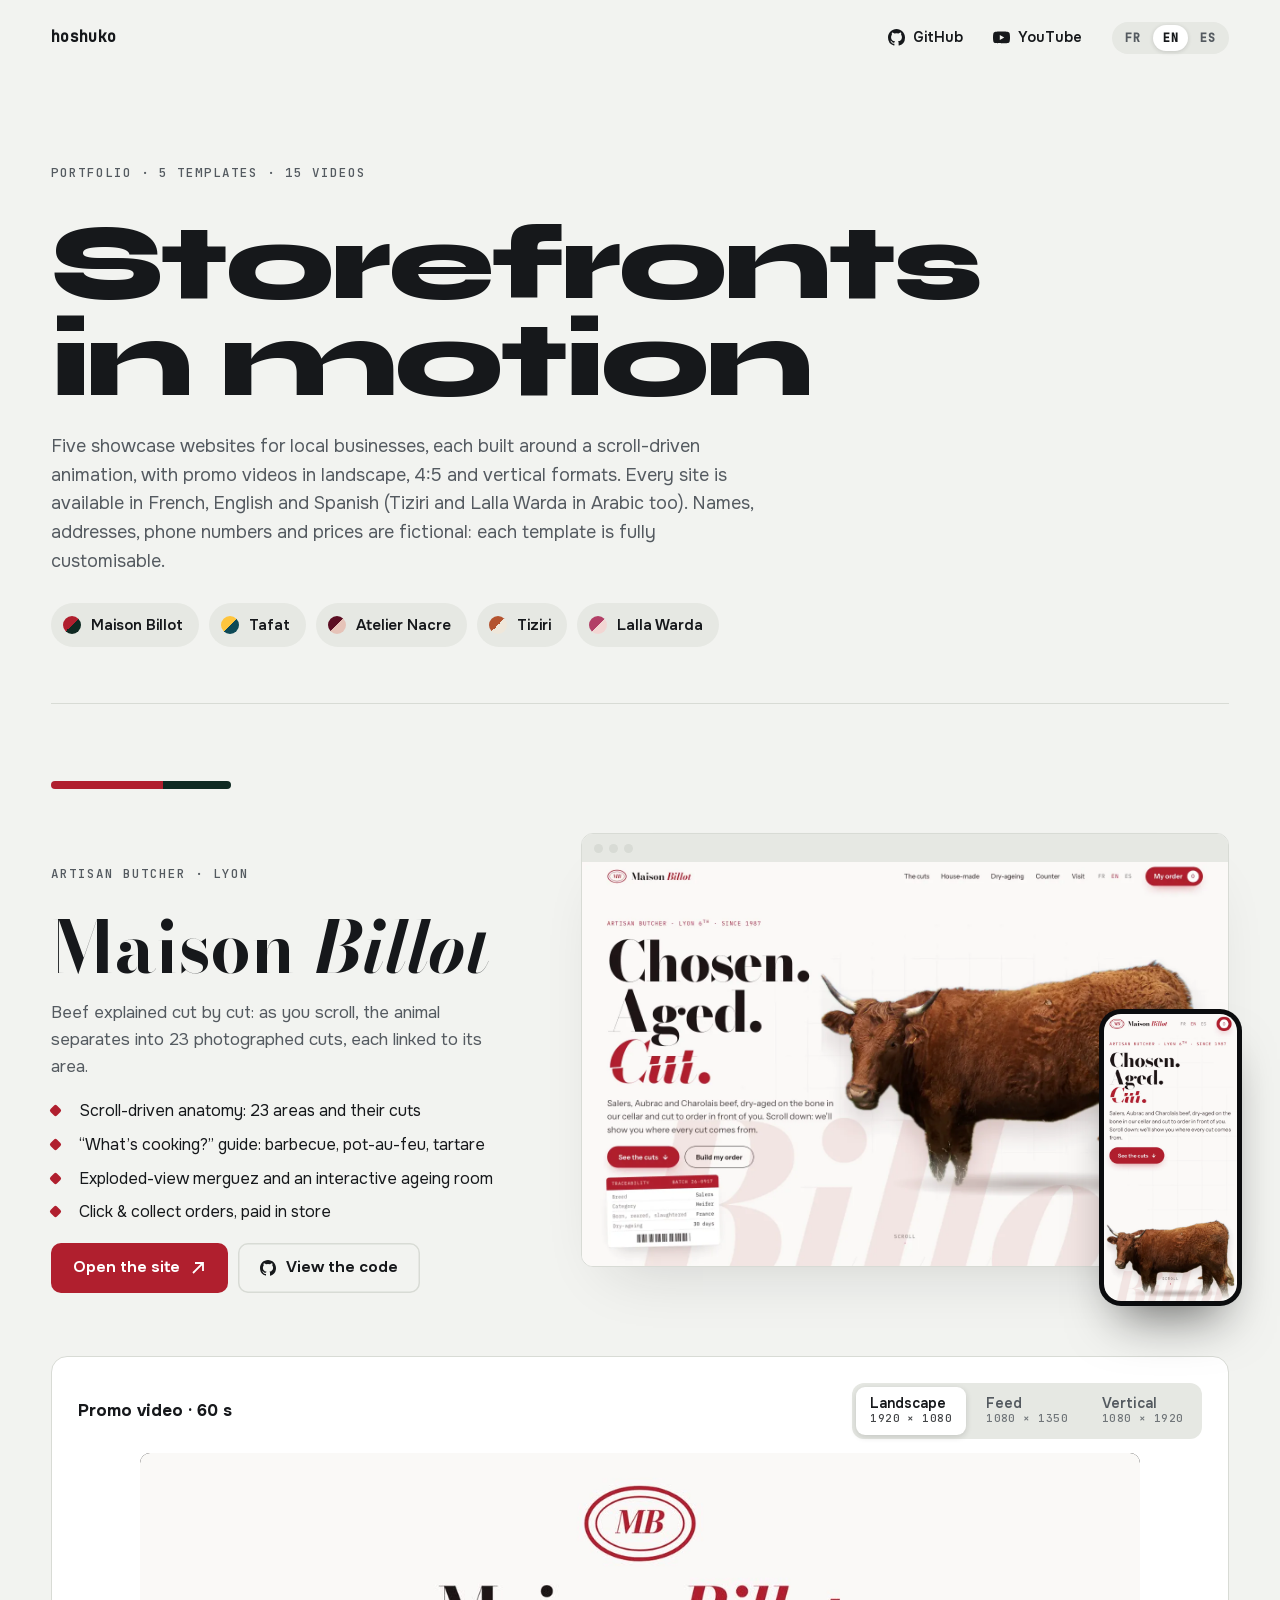
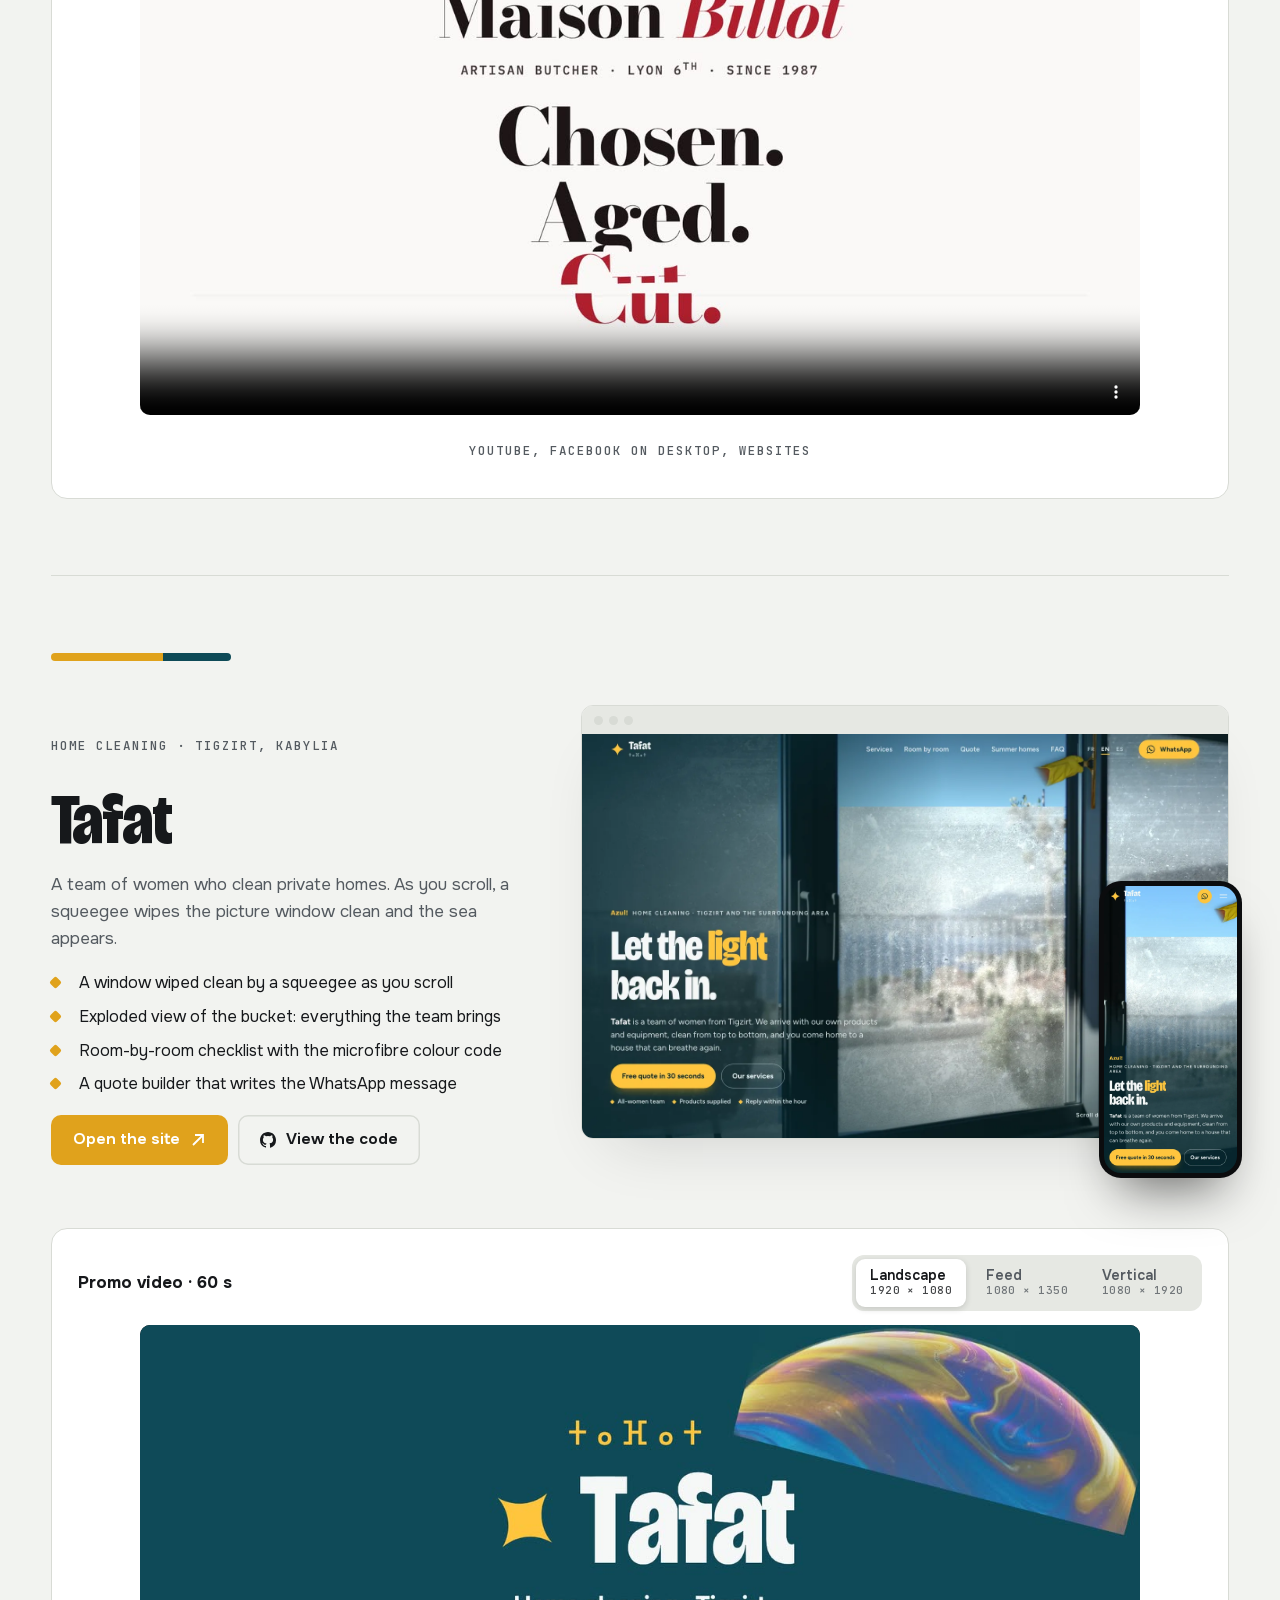
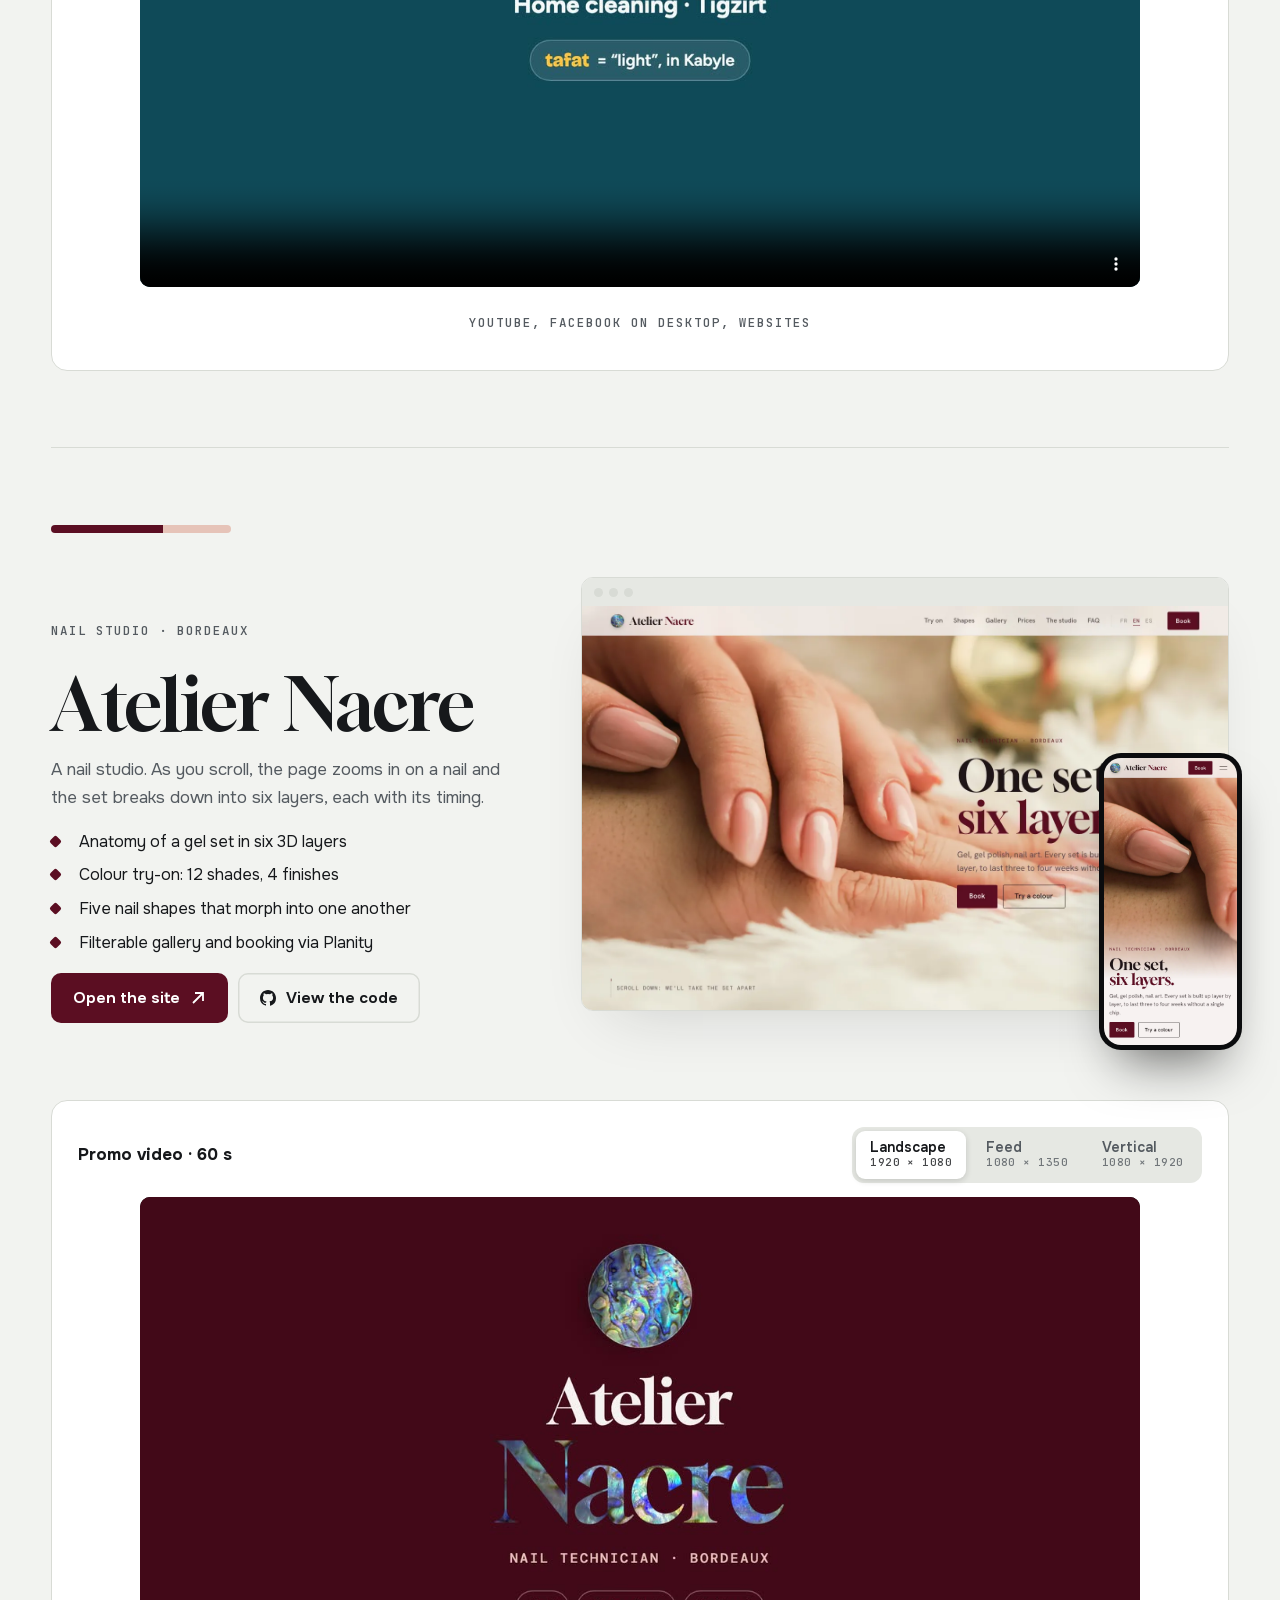
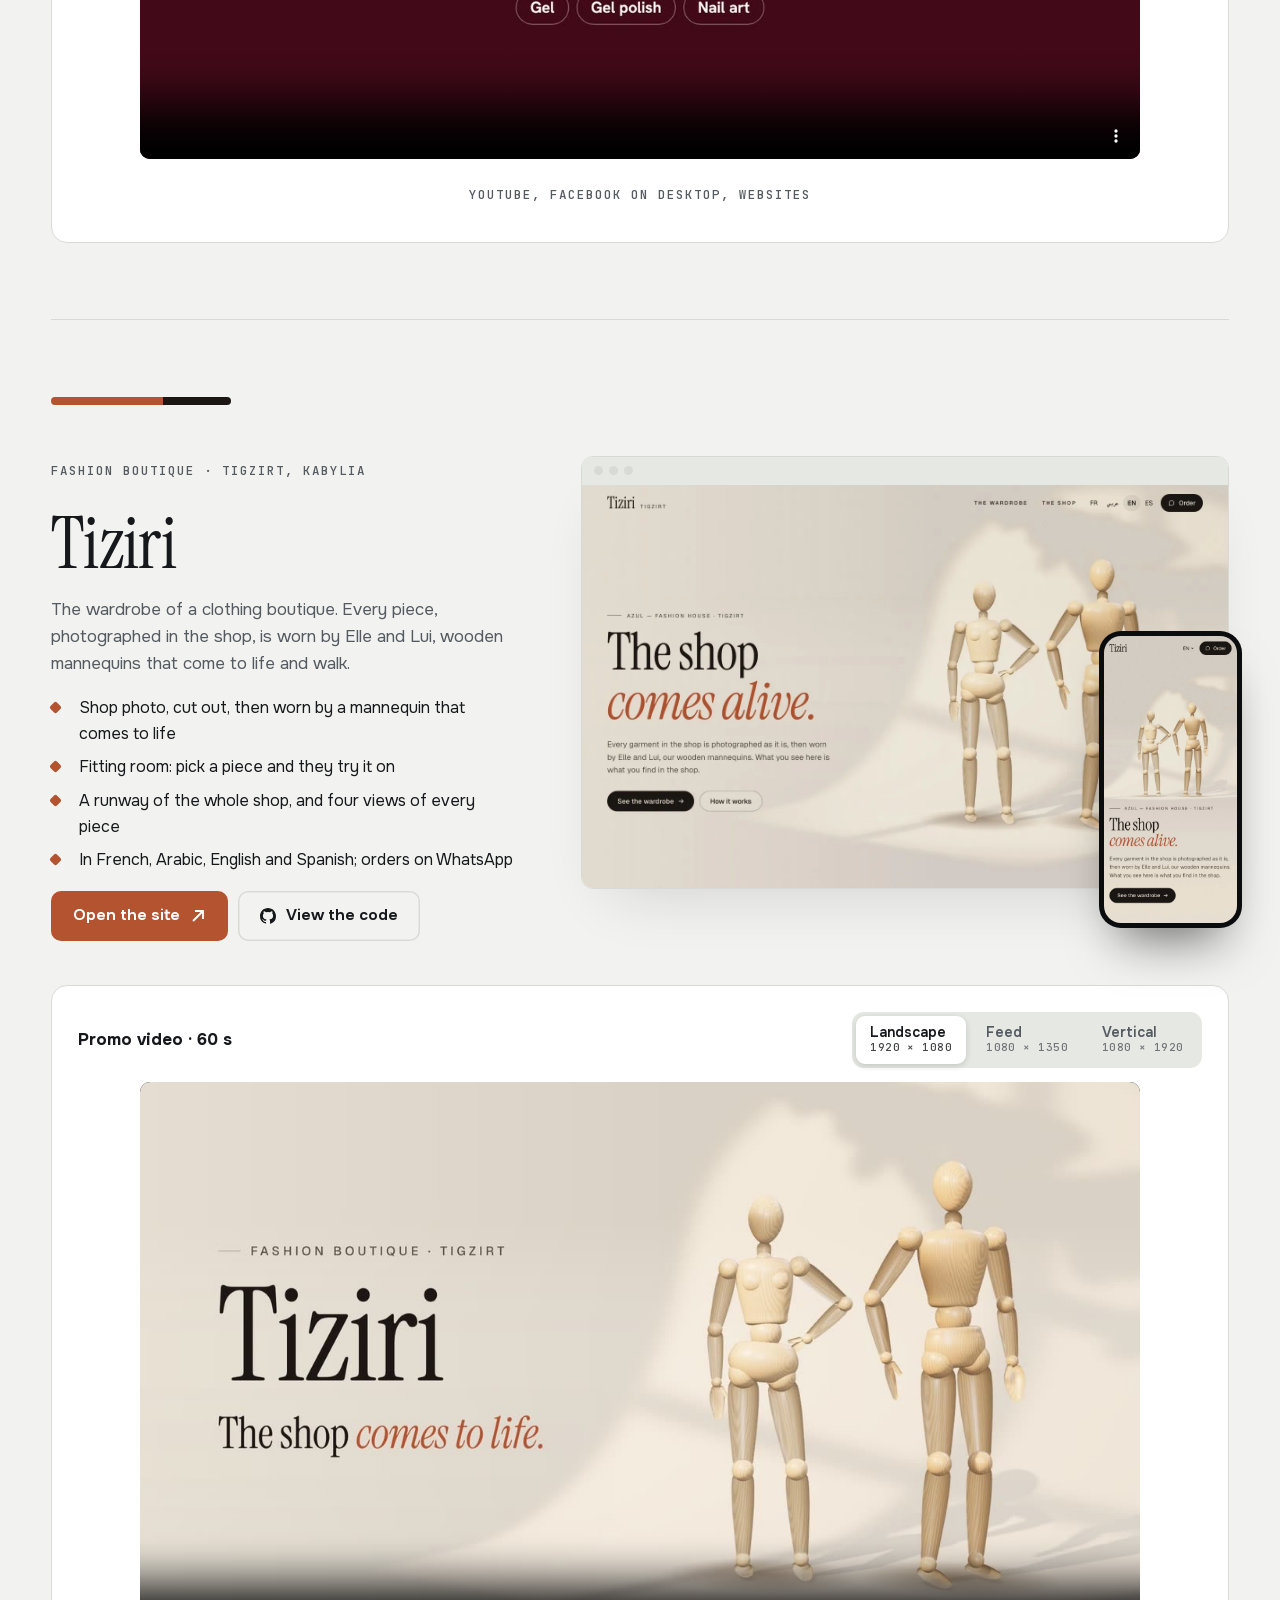
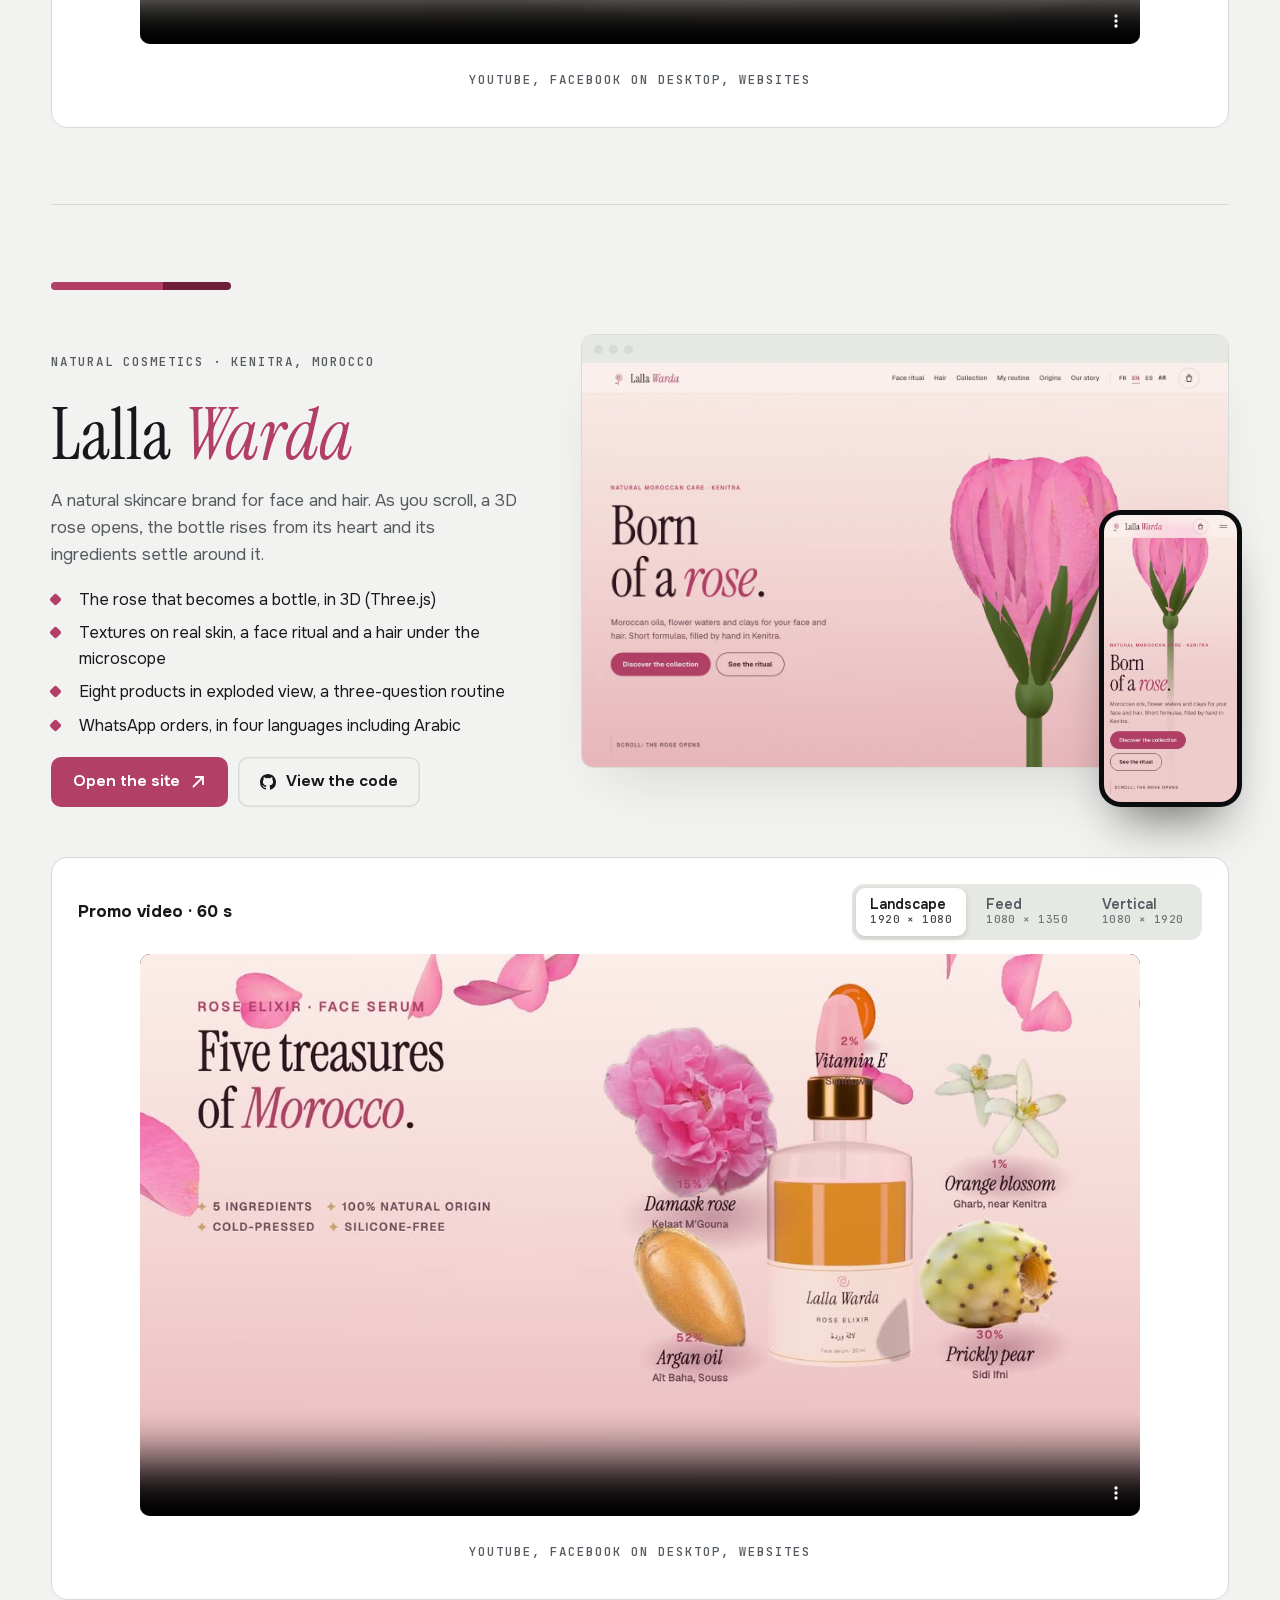
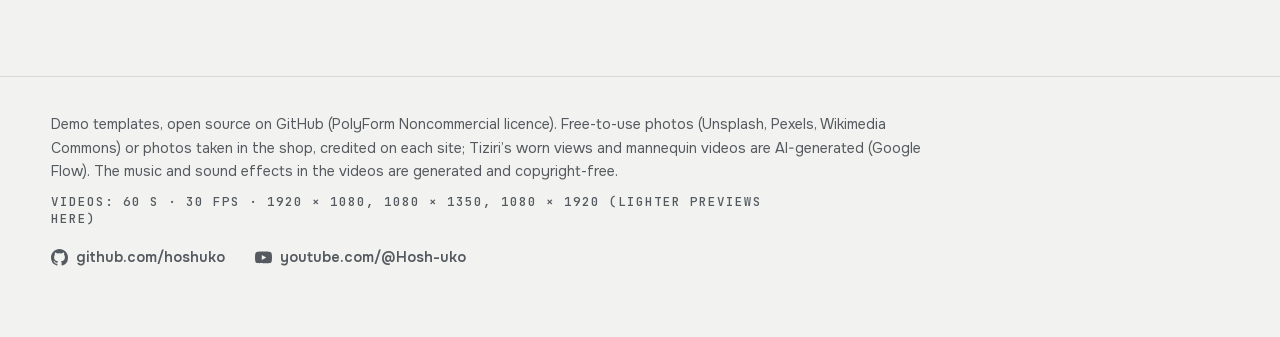
<file: en.html>
<!doctype html>
<html lang="en">
<head>
<meta charset="utf-8">
<meta name="viewport" content="width=device-width, initial-scale=1, viewport-fit=cover">
<meta http-equiv="Content-Security-Policy" content="default-src 'none'; script-src 'self'; style-src 'self' 'unsafe-inline'; img-src 'self' data:; font-src 'self'; media-src 'self'; connect-src 'none'; manifest-src 'self'; object-src 'none'; frame-src 'none'; worker-src 'none'; base-uri 'none'; form-action 'none'; upgrade-insecure-requests">
<meta name="referrer" content="same-origin">
<title>Storefronts in motion · Hoshuko</title>
<meta name="description" content="Five showcase website templates with scroll-driven animations, in French, English and Spanish, with their promo videos. Open source on GitHub.">
<meta name="theme-color" content="#F2F3F0">
<link rel="canonical" href="https://hoshuko.github.io/en.html">
<link rel="alternate" hreflang="fr" href="https://hoshuko.github.io/">
<link rel="alternate" hreflang="en" href="https://hoshuko.github.io/en.html">
<link rel="alternate" hreflang="es" href="https://hoshuko.github.io/es.html">
<link rel="alternate" hreflang="x-default" href="https://hoshuko.github.io/">
<meta property="og:type" content="website">
<meta property="og:site_name" content="Hoshuko">
<meta property="og:title" content="Storefronts in motion · Hoshuko">
<meta property="og:description" content="Five showcase website templates with scroll-driven animations, in French, English and Spanish, with their promo videos. Open source on GitHub.">
<meta property="og:url" content="https://hoshuko.github.io/en.html">
<meta property="og:image" content="https://hoshuko.github.io/assets/img/og-en.jpg">
<meta property="og:image:width" content="1200">
<meta property="og:image:height" content="630">
<meta property="og:locale" content="en_GB">
<meta name="twitter:card" content="summary_large_image">
<link rel="icon" href="assets/img/favicon.svg" type="image/svg+xml">
<link rel="preload" href="assets/fonts/syne-normal-latin.woff2" as="font" type="font/woff2" crossorigin>
<link rel="preload" href="assets/fonts/onest-normal-latin.woff2" as="font" type="font/woff2" crossorigin>
<link rel="stylesheet" href="assets/css/style.css">
</head>
<body>
<header class="bar wrap">
  <a class="me" href="en.html" aria-label="Hoshuko">hoshuko</a>
  <nav class="bar-links" aria-label="Links">
    <a href="https://github.com/hoshuko" rel="noopener noreferrer"><svg viewBox="0 0 16 16" aria-hidden="true"><path fill="currentColor" d="M8 0C3.58 0 0 3.58 0 8a8 8 0 0 0 5.47 7.59c.4.07.55-.17.55-.38v-1.33c-2.23.48-2.7-1.07-2.7-1.07-.36-.93-.89-1.17-.89-1.17-.73-.5.05-.49.05-.49.8.06 1.23.83 1.23.83.72 1.22 1.87.87 2.33.66.07-.52.28-.87.5-1.07-1.78-.2-3.64-.89-3.64-3.95 0-.87.31-1.59.82-2.15-.08-.2-.36-1.02.08-2.12 0 0 .67-.21 2.2.82a7.6 7.6 0 0 1 4 0c1.53-1.04 2.2-.82 2.2-.82.44 1.1.16 1.92.08 2.12.51.56.82 1.27.82 2.15 0 3.07-1.87 3.75-3.65 3.95.29.25.54.73.54 1.48v2.2c0 .21.15.46.55.38A8 8 0 0 0 16 8c0-4.42-3.58-8-8-8z"/></svg><span>GitHub</span></a>
    <a href="https://www.youtube.com/@Hosh-uko" rel="noopener noreferrer"><svg viewBox="0 0 24 24" aria-hidden="true"><path fill="currentColor" d="M23.5 6.2a3 3 0 0 0-2.1-2.1C19.5 3.6 12 3.6 12 3.6s-7.5 0-9.4.5A3 3 0 0 0 .5 6.2 31 31 0 0 0 0 12a31 31 0 0 0 .5 5.8 3 3 0 0 0 2.1 2.1c1.9.5 9.4.5 9.4.5s7.5 0 9.4-.5a3 3 0 0 0 2.1-2.1A31 31 0 0 0 24 12a31 31 0 0 0-.5-5.8zM9.6 15.6V8.4l6.3 3.6-6.3 3.6z"/></svg><span>YouTube</span></a>
  </nav>
  <nav class="lang-switch" aria-label="Language"><a href="./" hreflang="fr" lang="fr">FR</a><a href="en.html" hreflang="en" lang="en" aria-current="page">EN</a><a href="es.html" hreflang="es" lang="es">ES</a></nav>
</header>

<header class="wrap top">
  <p class="kicker">Portfolio · 5 templates · 15 videos</p>
  <h1>Storefronts in motion</h1>
  <p class="intro">Five showcase websites for local businesses, each built around a scroll-driven animation, with promo videos in landscape, 4:5 and vertical formats. Every site is available in French, English and Spanish (Tiziri and Lalla Warda in Arabic too). Names, addresses, phone numbers and prices are fictional: each template is fully customisable.</p>
  <nav class="jump" aria-label="Jump to a template">
    <a href="#billot" style="--a:#B01F2E;--b:#0F2922"><i aria-hidden="true"></i>Maison Billot</a>
    <a href="#tafat" style="--a:#FFC53D;--b:#0E4A57"><i aria-hidden="true"></i>Tafat</a>
    <a href="#nacre" style="--a:#5B0E22;--b:#E6C3B8"><i aria-hidden="true"></i>Atelier Nacre</a>
    <a href="#tiziri" style="--a:#B4532F;--b:#EFE7DA"><i aria-hidden="true"></i>Tiziri</a>
    <a href="#warda" style="--a:#B23F66;--b:#F2D6D3"><i aria-hidden="true"></i>Lalla Warda</a>
  </nav>
</header>

<main class="wrap">
  <article class="proj" id="billot" data-lang="en" style="--a:#B01F2E;--b:#0F2922" aria-labelledby="h-billot">
    <div class="band" aria-hidden="true"></div>
    <div class="proj-grid">
      <div class="proj-text">
        <p class="meta">Artisan butcher · Lyon</p>
        <h2 class="t-billot" id="h-billot"><span>Maison</span> Billot</h2>
        <p class="pitch">Beef explained cut by cut: as you scroll, the animal separates into 23 photographed cuts, each linked to its area.</p>
        <ul class="feats"><li>Scroll-driven anatomy: 23 areas and their cuts</li><li>“What’s cooking?” guide: barbecue, pot-au-feu, tartare</li><li>Exploded-view merguez and an interactive ageing room</li><li>Click &amp; collect orders, paid in store</li></ul>
        <div class="ctas">
          <a class="btn" href="maison-billot/en.html">Open the site <svg viewBox="0 0 16 16" fill="none" stroke="currentColor" stroke-width="1.8" aria-hidden="true"><path d="M5 3h8v8M13 3 3 13"/></svg></a>
          <a class="btn btn-ghost" href="https://github.com/hoshuko/maison-billot" rel="noopener noreferrer"><svg viewBox="0 0 16 16" aria-hidden="true"><path fill="currentColor" d="M8 0C3.58 0 0 3.58 0 8a8 8 0 0 0 5.47 7.59c.4.07.55-.17.55-.38v-1.33c-2.23.48-2.7-1.07-2.7-1.07-.36-.93-.89-1.17-.89-1.17-.73-.5.05-.49.05-.49.8.06 1.23.83 1.23.83.72 1.22 1.87.87 2.33.66.07-.52.28-.87.5-1.07-1.78-.2-3.64-.89-3.64-3.95 0-.87.31-1.59.82-2.15-.08-.2-.36-1.02.08-2.12 0 0 .67-.21 2.2.82a7.6 7.6 0 0 1 4 0c1.53-1.04 2.2-.82 2.2-.82.44 1.1.16 1.92.08 2.12.51.56.82 1.27.82 2.15 0 3.07-1.87 3.75-3.65 3.95.29.25.54.73.54 1.48v2.2c0 .21.15.46.55.38A8 8 0 0 0 16 8c0-4.42-3.58-8-8-8z"/></svg>View the code</a>
        </div>
      </div>
      <figure class="devices" aria-label="The site on desktop and mobile">
        <div class="browser"><div class="bar-dots" aria-hidden="true"><i></i><i></i><i></i></div><img src="assets/shots/billot-desktop-en.webp" alt="Maison Billot on desktop" loading="lazy" decoding="async" width="1440" height="900"></div>
        <div class="phone"><img src="assets/shots/billot-mobile-en.webp" alt="Maison Billot on mobile" loading="lazy" decoding="async" width="780" height="1688"></div>
      </figure>
    </div>
    <section class="video" aria-label="Promo video · 60 s">
      <div class="vhead"><b>Promo video · 60 s</b>
        <div class="vtabs" role="tablist" aria-label="Video format"><button type="button" role="tab" id="tab-billot-169" aria-selected="true" data-f="169" data-note="YouTube, Facebook on desktop, websites" data-label="Promo video for Maison Billot, landscape format">Landscape<small>1920 × 1080</small></button><button type="button" role="tab" id="tab-billot-45" aria-selected="false" data-f="45" data-note="Facebook and Instagram feeds" data-label="Promo video for Maison Billot, feed format">Feed<small>1080 × 1350</small></button><button type="button" role="tab" id="tab-billot-916" aria-selected="false" data-f="916" data-note="Reels, Stories, WhatsApp Status" data-label="Promo video for Maison Billot, vertical format">Vertical<small>1080 × 1920</small></button></div>
      </div>
      <div class="vbox" data-f="169"><video controls playsinline preload="none" poster="assets/video/billot-169-en.jpg" src="assets/video/billot-169-en.mp4" aria-label="Promo video for Maison Billot, landscape format"></video></div>
      <p class="vnote">YouTube, Facebook on desktop, websites</p>
    </section>
  </article>
  <article class="proj" id="tafat" data-lang="en" style="--a:#E0A21C;--b:#0E4A57" aria-labelledby="h-tafat">
    <div class="band" aria-hidden="true"></div>
    <div class="proj-grid">
      <div class="proj-text">
        <p class="meta">Home cleaning · Tigzirt, Kabylia</p>
        <h2 class="t-tafat" id="h-tafat">Tafat</h2>
        <p class="pitch">A team of women who clean private homes. As you scroll, a squeegee wipes the picture window clean and the sea appears.</p>
        <ul class="feats"><li>A window wiped clean by a squeegee as you scroll</li><li>Exploded view of the bucket: everything the team brings</li><li>Room-by-room checklist with the microfibre colour code</li><li>A quote builder that writes the WhatsApp message</li></ul>
        <div class="ctas">
          <a class="btn" href="tafat/en.html">Open the site <svg viewBox="0 0 16 16" fill="none" stroke="currentColor" stroke-width="1.8" aria-hidden="true"><path d="M5 3h8v8M13 3 3 13"/></svg></a>
          <a class="btn btn-ghost" href="https://github.com/hoshuko/tafat" rel="noopener noreferrer"><svg viewBox="0 0 16 16" aria-hidden="true"><path fill="currentColor" d="M8 0C3.58 0 0 3.58 0 8a8 8 0 0 0 5.47 7.59c.4.07.55-.17.55-.38v-1.33c-2.23.48-2.7-1.07-2.7-1.07-.36-.93-.89-1.17-.89-1.17-.73-.5.05-.49.05-.49.8.06 1.23.83 1.23.83.72 1.22 1.87.87 2.33.66.07-.52.28-.87.5-1.07-1.78-.2-3.64-.89-3.64-3.95 0-.87.31-1.59.82-2.15-.08-.2-.36-1.02.08-2.12 0 0 .67-.21 2.2.82a7.6 7.6 0 0 1 4 0c1.53-1.04 2.2-.82 2.2-.82.44 1.1.16 1.92.08 2.12.51.56.82 1.27.82 2.15 0 3.07-1.87 3.75-3.65 3.95.29.25.54.73.54 1.48v2.2c0 .21.15.46.55.38A8 8 0 0 0 16 8c0-4.42-3.58-8-8-8z"/></svg>View the code</a>
        </div>
      </div>
      <figure class="devices" aria-label="The site on desktop and mobile">
        <div class="browser"><div class="bar-dots" aria-hidden="true"><i></i><i></i><i></i></div><img src="assets/shots/tafat-desktop-en.webp" alt="Tafat on desktop" loading="lazy" decoding="async" width="1440" height="900"></div>
        <div class="phone"><img src="assets/shots/tafat-mobile-en.webp" alt="Tafat on mobile" loading="lazy" decoding="async" width="780" height="1688"></div>
      </figure>
    </div>
    <section class="video" aria-label="Promo video · 60 s">
      <div class="vhead"><b>Promo video · 60 s</b>
        <div class="vtabs" role="tablist" aria-label="Video format"><button type="button" role="tab" id="tab-tafat-169" aria-selected="true" data-f="169" data-note="YouTube, Facebook on desktop, websites" data-label="Promo video for Tafat, landscape format">Landscape<small>1920 × 1080</small></button><button type="button" role="tab" id="tab-tafat-45" aria-selected="false" data-f="45" data-note="Facebook and Instagram feeds" data-label="Promo video for Tafat, feed format">Feed<small>1080 × 1350</small></button><button type="button" role="tab" id="tab-tafat-916" aria-selected="false" data-f="916" data-note="Reels, Stories, WhatsApp Status" data-label="Promo video for Tafat, vertical format">Vertical<small>1080 × 1920</small></button></div>
      </div>
      <div class="vbox" data-f="169"><video controls playsinline preload="none" poster="assets/video/tafat-169-en.jpg" src="assets/video/tafat-169-en.mp4" aria-label="Promo video for Tafat, landscape format"></video></div>
      <p class="vnote">YouTube, Facebook on desktop, websites</p>
    </section>
  </article>
  <article class="proj" id="nacre" data-lang="en" style="--a:#5B0E22;--b:#E6C3B8" aria-labelledby="h-nacre">
    <div class="band" aria-hidden="true"></div>
    <div class="proj-grid">
      <div class="proj-text">
        <p class="meta">Nail studio · Bordeaux</p>
        <h2 class="t-nacre" id="h-nacre">Atelier Nacre</h2>
        <p class="pitch">A nail studio. As you scroll, the page zooms in on a nail and the set breaks down into six layers, each with its timing.</p>
        <ul class="feats"><li>Anatomy of a gel set in six 3D layers</li><li>Colour try-on: 12 shades, 4 finishes</li><li>Five nail shapes that morph into one another</li><li>Filterable gallery and booking via Planity</li></ul>
        <div class="ctas">
          <a class="btn" href="atelier-nacre/en.html">Open the site <svg viewBox="0 0 16 16" fill="none" stroke="currentColor" stroke-width="1.8" aria-hidden="true"><path d="M5 3h8v8M13 3 3 13"/></svg></a>
          <a class="btn btn-ghost" href="https://github.com/hoshuko/atelier-nacre" rel="noopener noreferrer"><svg viewBox="0 0 16 16" aria-hidden="true"><path fill="currentColor" d="M8 0C3.58 0 0 3.58 0 8a8 8 0 0 0 5.47 7.59c.4.07.55-.17.55-.38v-1.33c-2.23.48-2.7-1.07-2.7-1.07-.36-.93-.89-1.17-.89-1.17-.73-.5.05-.49.05-.49.8.06 1.23.83 1.23.83.72 1.22 1.87.87 2.33.66.07-.52.28-.87.5-1.07-1.78-.2-3.64-.89-3.64-3.95 0-.87.31-1.59.82-2.15-.08-.2-.36-1.02.08-2.12 0 0 .67-.21 2.2.82a7.6 7.6 0 0 1 4 0c1.53-1.04 2.2-.82 2.2-.82.44 1.1.16 1.92.08 2.12.51.56.82 1.27.82 2.15 0 3.07-1.87 3.75-3.65 3.95.29.25.54.73.54 1.48v2.2c0 .21.15.46.55.38A8 8 0 0 0 16 8c0-4.42-3.58-8-8-8z"/></svg>View the code</a>
        </div>
      </div>
      <figure class="devices" aria-label="The site on desktop and mobile">
        <div class="browser"><div class="bar-dots" aria-hidden="true"><i></i><i></i><i></i></div><img src="assets/shots/nacre-desktop-en.webp" alt="Atelier Nacre on desktop" loading="lazy" decoding="async" width="1440" height="900"></div>
        <div class="phone"><img src="assets/shots/nacre-mobile-en.webp" alt="Atelier Nacre on mobile" loading="lazy" decoding="async" width="780" height="1688"></div>
      </figure>
    </div>
    <section class="video" aria-label="Promo video · 60 s">
      <div class="vhead"><b>Promo video · 60 s</b>
        <div class="vtabs" role="tablist" aria-label="Video format"><button type="button" role="tab" id="tab-nacre-169" aria-selected="true" data-f="169" data-note="YouTube, Facebook on desktop, websites" data-label="Promo video for Atelier Nacre, landscape format">Landscape<small>1920 × 1080</small></button><button type="button" role="tab" id="tab-nacre-45" aria-selected="false" data-f="45" data-note="Facebook and Instagram feeds" data-label="Promo video for Atelier Nacre, feed format">Feed<small>1080 × 1350</small></button><button type="button" role="tab" id="tab-nacre-916" aria-selected="false" data-f="916" data-note="Reels, Stories, WhatsApp Status" data-label="Promo video for Atelier Nacre, vertical format">Vertical<small>1080 × 1920</small></button></div>
      </div>
      <div class="vbox" data-f="169"><video controls playsinline preload="none" poster="assets/video/nacre-169-en.jpg" src="assets/video/nacre-169-en.mp4" aria-label="Promo video for Atelier Nacre, landscape format"></video></div>
      <p class="vnote">YouTube, Facebook on desktop, websites</p>
    </section>
  </article>
  <article class="proj" id="tiziri" data-lang="en" style="--a:#B4532F;--b:#1C1714" aria-labelledby="h-tiziri">
    <div class="band" aria-hidden="true"></div>
    <div class="proj-grid">
      <div class="proj-text">
        <p class="meta">Fashion boutique · Tigzirt, Kabylia</p>
        <h2 class="t-tiziri" id="h-tiziri">Tiziri</h2>
        <p class="pitch">The wardrobe of a clothing boutique. Every piece, photographed in the shop, is worn by Elle and Lui, wooden mannequins that come to life and walk.</p>
        <ul class="feats"><li>Shop photo, cut out, then worn by a mannequin that comes to life</li><li>Fitting room: pick a piece and they try it on</li><li>A runway of the whole shop, and four views of every piece</li><li>In French, Arabic, English and Spanish; orders on WhatsApp</li></ul>
        <div class="ctas">
          <a class="btn" href="tiziri/en/">Open the site <svg viewBox="0 0 16 16" fill="none" stroke="currentColor" stroke-width="1.8" aria-hidden="true"><path d="M5 3h8v8M13 3 3 13"/></svg></a>
          <a class="btn btn-ghost" href="https://github.com/hoshuko/tiziri" rel="noopener noreferrer"><svg viewBox="0 0 16 16" aria-hidden="true"><path fill="currentColor" d="M8 0C3.58 0 0 3.58 0 8a8 8 0 0 0 5.47 7.59c.4.07.55-.17.55-.38v-1.33c-2.23.48-2.7-1.07-2.7-1.07-.36-.93-.89-1.17-.89-1.17-.73-.5.05-.49.05-.49.8.06 1.23.83 1.23.83.72 1.22 1.87.87 2.33.66.07-.52.28-.87.5-1.07-1.78-.2-3.64-.89-3.64-3.95 0-.87.31-1.59.82-2.15-.08-.2-.36-1.02.08-2.12 0 0 .67-.21 2.2.82a7.6 7.6 0 0 1 4 0c1.53-1.04 2.2-.82 2.2-.82.44 1.1.16 1.92.08 2.12.51.56.82 1.27.82 2.15 0 3.07-1.87 3.75-3.65 3.95.29.25.54.73.54 1.48v2.2c0 .21.15.46.55.38A8 8 0 0 0 16 8c0-4.42-3.58-8-8-8z"/></svg>View the code</a>
        </div>
      </div>
      <figure class="devices" aria-label="The site on desktop and mobile">
        <div class="browser"><div class="bar-dots" aria-hidden="true"><i></i><i></i><i></i></div><img src="assets/shots/tiziri-desktop-en.webp" alt="Tiziri on desktop" loading="lazy" decoding="async" width="1440" height="900"></div>
        <div class="phone"><img src="assets/shots/tiziri-mobile-en.webp" alt="Tiziri on mobile" loading="lazy" decoding="async" width="780" height="1688"></div>
      </figure>
    </div>
    <section class="video" aria-label="Promo video · 60 s">
      <div class="vhead"><b>Promo video · 60 s</b>
        <div class="vtabs" role="tablist" aria-label="Video format"><button type="button" role="tab" id="tab-tiziri-169" aria-selected="true" data-f="169" data-note="YouTube, Facebook on desktop, websites" data-label="Promo video for Tiziri, landscape format">Landscape<small>1920 × 1080</small></button><button type="button" role="tab" id="tab-tiziri-45" aria-selected="false" data-f="45" data-note="Facebook and Instagram feeds" data-label="Promo video for Tiziri, feed format">Feed<small>1080 × 1350</small></button><button type="button" role="tab" id="tab-tiziri-916" aria-selected="false" data-f="916" data-note="Reels, Stories, WhatsApp Status" data-label="Promo video for Tiziri, vertical format">Vertical<small>1080 × 1920</small></button></div>
      </div>
      <div class="vbox" data-f="169"><video controls playsinline preload="none" poster="assets/video/tiziri-169-en.jpg" src="assets/video/tiziri-169-en.mp4" aria-label="Promo video for Tiziri, landscape format"></video></div>
      <p class="vnote">YouTube, Facebook on desktop, websites</p>
    </section>
  </article>
  <article class="proj" id="warda" data-lang="en" style="--a:#B23F66;--b:#6E1F3A" aria-labelledby="h-warda">
    <div class="band" aria-hidden="true"></div>
    <div class="proj-grid">
      <div class="proj-text">
        <p class="meta">Natural cosmetics · Kenitra, Morocco</p>
        <h2 class="t-warda" id="h-warda">Lalla <i>Warda</i></h2>
        <p class="pitch">A natural skincare brand for face and hair. As you scroll, a 3D rose opens, the bottle rises from its heart and its ingredients settle around it.</p>
        <ul class="feats"><li>The rose that becomes a bottle, in 3D (Three.js)</li><li>Textures on real skin, a face ritual and a hair under the microscope</li><li>Eight products in exploded view, a three-question routine</li><li>WhatsApp orders, in four languages including Arabic</li></ul>
        <div class="ctas">
          <a class="btn" href="lalla-warda/en.html">Open the site <svg viewBox="0 0 16 16" fill="none" stroke="currentColor" stroke-width="1.8" aria-hidden="true"><path d="M5 3h8v8M13 3 3 13"/></svg></a>
          <a class="btn btn-ghost" href="https://github.com/hoshuko/lalla-warda" rel="noopener noreferrer"><svg viewBox="0 0 16 16" aria-hidden="true"><path fill="currentColor" d="M8 0C3.58 0 0 3.58 0 8a8 8 0 0 0 5.47 7.59c.4.07.55-.17.55-.38v-1.33c-2.23.48-2.7-1.07-2.7-1.07-.36-.93-.89-1.17-.89-1.17-.73-.5.05-.49.05-.49.8.06 1.23.83 1.23.83.72 1.22 1.87.87 2.33.66.07-.52.28-.87.5-1.07-1.78-.2-3.64-.89-3.64-3.95 0-.87.31-1.59.82-2.15-.08-.2-.36-1.02.08-2.12 0 0 .67-.21 2.2.82a7.6 7.6 0 0 1 4 0c1.53-1.04 2.2-.82 2.2-.82.44 1.1.16 1.92.08 2.12.51.56.82 1.27.82 2.15 0 3.07-1.87 3.75-3.65 3.95.29.25.54.73.54 1.48v2.2c0 .21.15.46.55.38A8 8 0 0 0 16 8c0-4.42-3.58-8-8-8z"/></svg>View the code</a>
        </div>
      </div>
      <figure class="devices" aria-label="The site on desktop and mobile">
        <div class="browser"><div class="bar-dots" aria-hidden="true"><i></i><i></i><i></i></div><img src="assets/shots/warda-desktop-en.webp" alt="Lalla Warda on desktop" loading="lazy" decoding="async" width="1440" height="900"></div>
        <div class="phone"><img src="assets/shots/warda-mobile-en.webp" alt="Lalla Warda on mobile" loading="lazy" decoding="async" width="780" height="1688"></div>
      </figure>
    </div>
    <section class="video" aria-label="Promo video · 60 s">
      <div class="vhead"><b>Promo video · 60 s</b>
        <div class="vtabs" role="tablist" aria-label="Video format"><button type="button" role="tab" id="tab-warda-169" aria-selected="true" data-f="169" data-note="YouTube, Facebook on desktop, websites" data-label="Promo video for Lalla Warda, landscape format">Landscape<small>1920 × 1080</small></button><button type="button" role="tab" id="tab-warda-45" aria-selected="false" data-f="45" data-note="Facebook and Instagram feeds" data-label="Promo video for Lalla Warda, feed format">Feed<small>1080 × 1350</small></button><button type="button" role="tab" id="tab-warda-916" aria-selected="false" data-f="916" data-note="Reels, Stories, WhatsApp Status" data-label="Promo video for Lalla Warda, vertical format">Vertical<small>1080 × 1920</small></button></div>
      </div>
      <div class="vbox" data-f="169"><video controls playsinline preload="none" poster="assets/video/warda-169-en.jpg" src="assets/video/warda-169-en.mp4" aria-label="Promo video for Lalla Warda, landscape format"></video></div>
      <p class="vnote">YouTube, Facebook on desktop, websites</p>
    </section>
  </article>
</main>

<footer class="wrap">
  <p>Demo templates, open source on GitHub (PolyForm Noncommercial licence). Free-to-use photos (Unsplash, Pexels, Wikimedia Commons) or photos taken in the shop, credited on each site; Tiziri’s worn views and mannequin videos are AI-generated (Google Flow). The music and sound effects in the videos are generated and copyright-free.</p>
  <p class="spec">Videos: 60 s · 30 fps · 1920 × 1080, 1080 × 1350, 1080 × 1920 (lighter previews here)</p>
  <p class="foot-links"><a href="https://github.com/hoshuko" rel="noopener noreferrer"><svg viewBox="0 0 16 16" aria-hidden="true"><path fill="currentColor" d="M8 0C3.58 0 0 3.58 0 8a8 8 0 0 0 5.47 7.59c.4.07.55-.17.55-.38v-1.33c-2.23.48-2.7-1.07-2.7-1.07-.36-.93-.89-1.17-.89-1.17-.73-.5.05-.49.05-.49.8.06 1.23.83 1.23.83.72 1.22 1.87.87 2.33.66.07-.52.28-.87.5-1.07-1.78-.2-3.64-.89-3.64-3.95 0-.87.31-1.59.82-2.15-.08-.2-.36-1.02.08-2.12 0 0 .67-.21 2.2.82a7.6 7.6 0 0 1 4 0c1.53-1.04 2.2-.82 2.2-.82.44 1.1.16 1.92.08 2.12.51.56.82 1.27.82 2.15 0 3.07-1.87 3.75-3.65 3.95.29.25.54.73.54 1.48v2.2c0 .21.15.46.55.38A8 8 0 0 0 16 8c0-4.42-3.58-8-8-8z"/></svg>github.com/hoshuko</a><a href="https://www.youtube.com/@Hosh-uko" rel="noopener noreferrer"><svg viewBox="0 0 24 24" aria-hidden="true"><path fill="currentColor" d="M23.5 6.2a3 3 0 0 0-2.1-2.1C19.5 3.6 12 3.6 12 3.6s-7.5 0-9.4.5A3 3 0 0 0 .5 6.2 31 31 0 0 0 0 12a31 31 0 0 0 .5 5.8 3 3 0 0 0 2.1 2.1c1.9.5 9.4.5 9.4.5s7.5 0 9.4-.5a3 3 0 0 0 2.1-2.1A31 31 0 0 0 24 12a31 31 0 0 0-.5-5.8zM9.6 15.6V8.4l6.3 3.6-6.3 3.6z"/></svg>youtube.com/@Hosh-uko</a></p>
</footer>
<script src="assets/js/portfolio.js"></script>
</body>
</html>
</file>
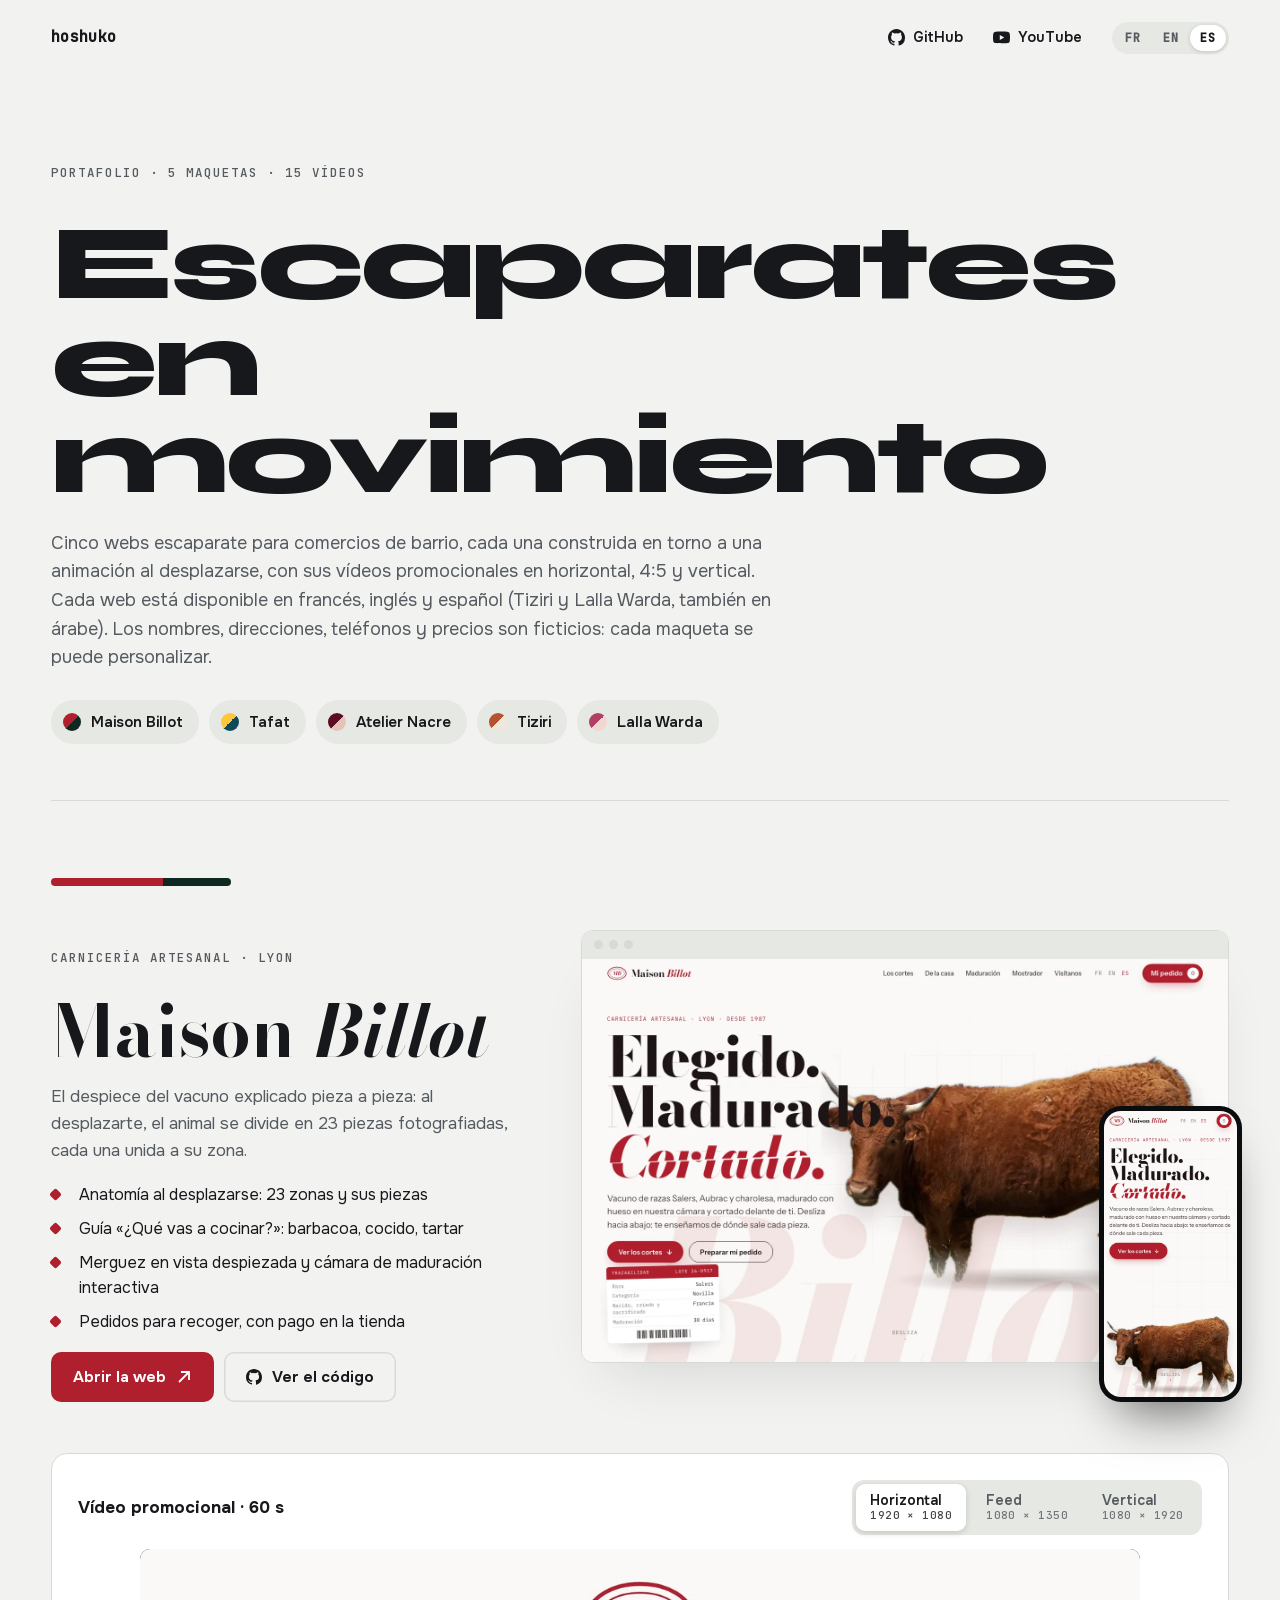
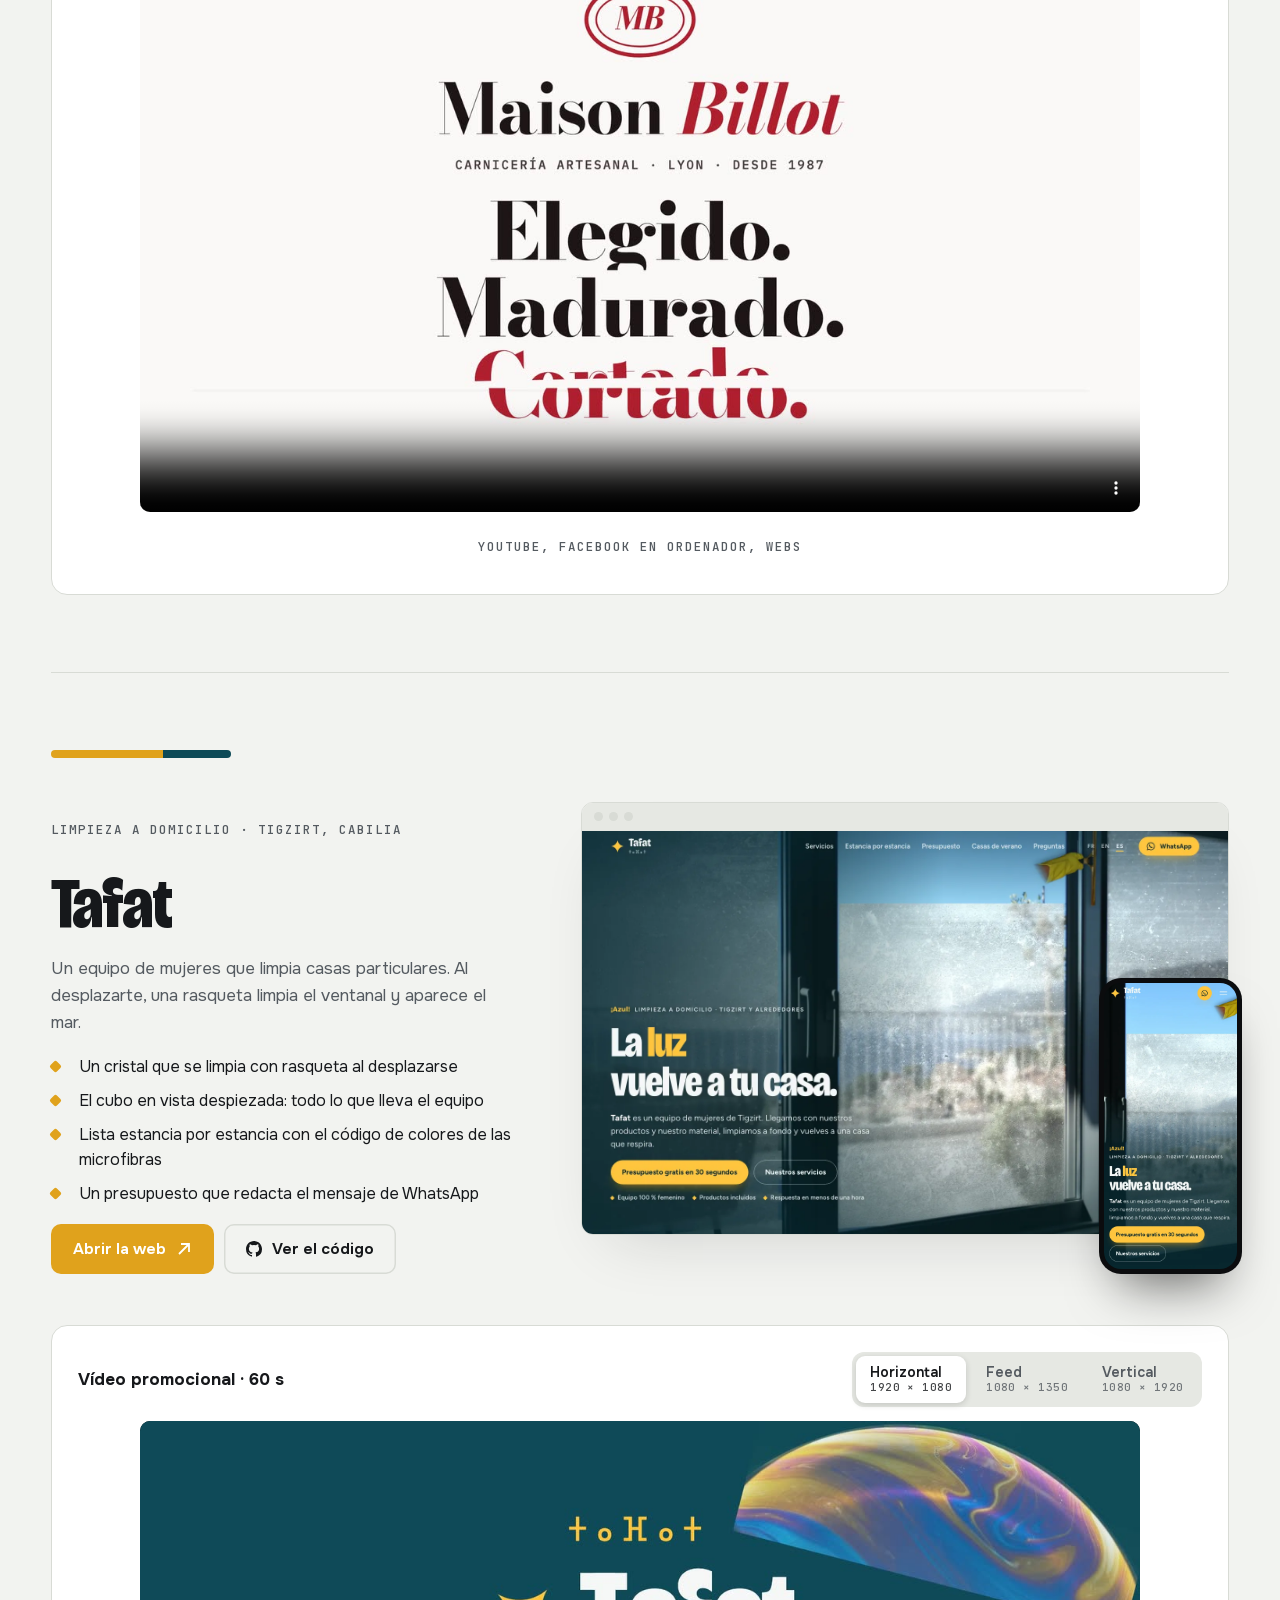
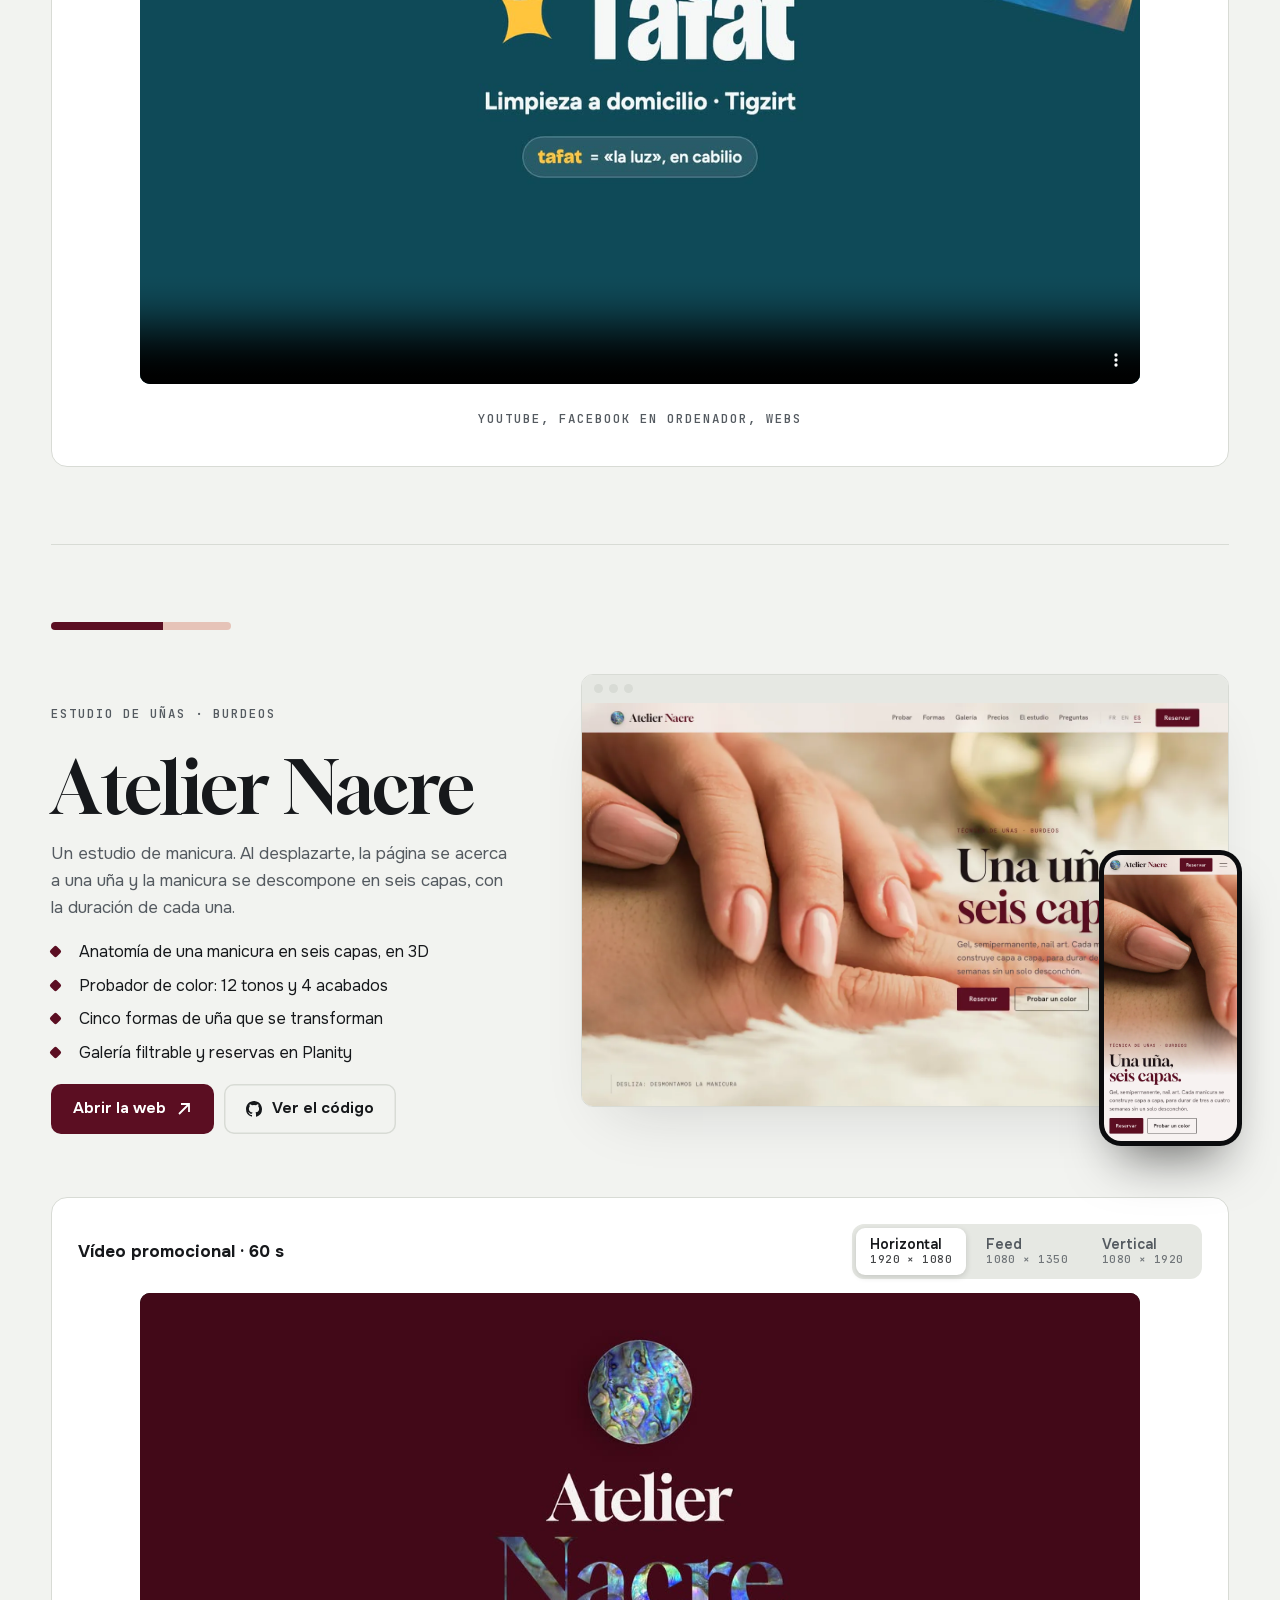
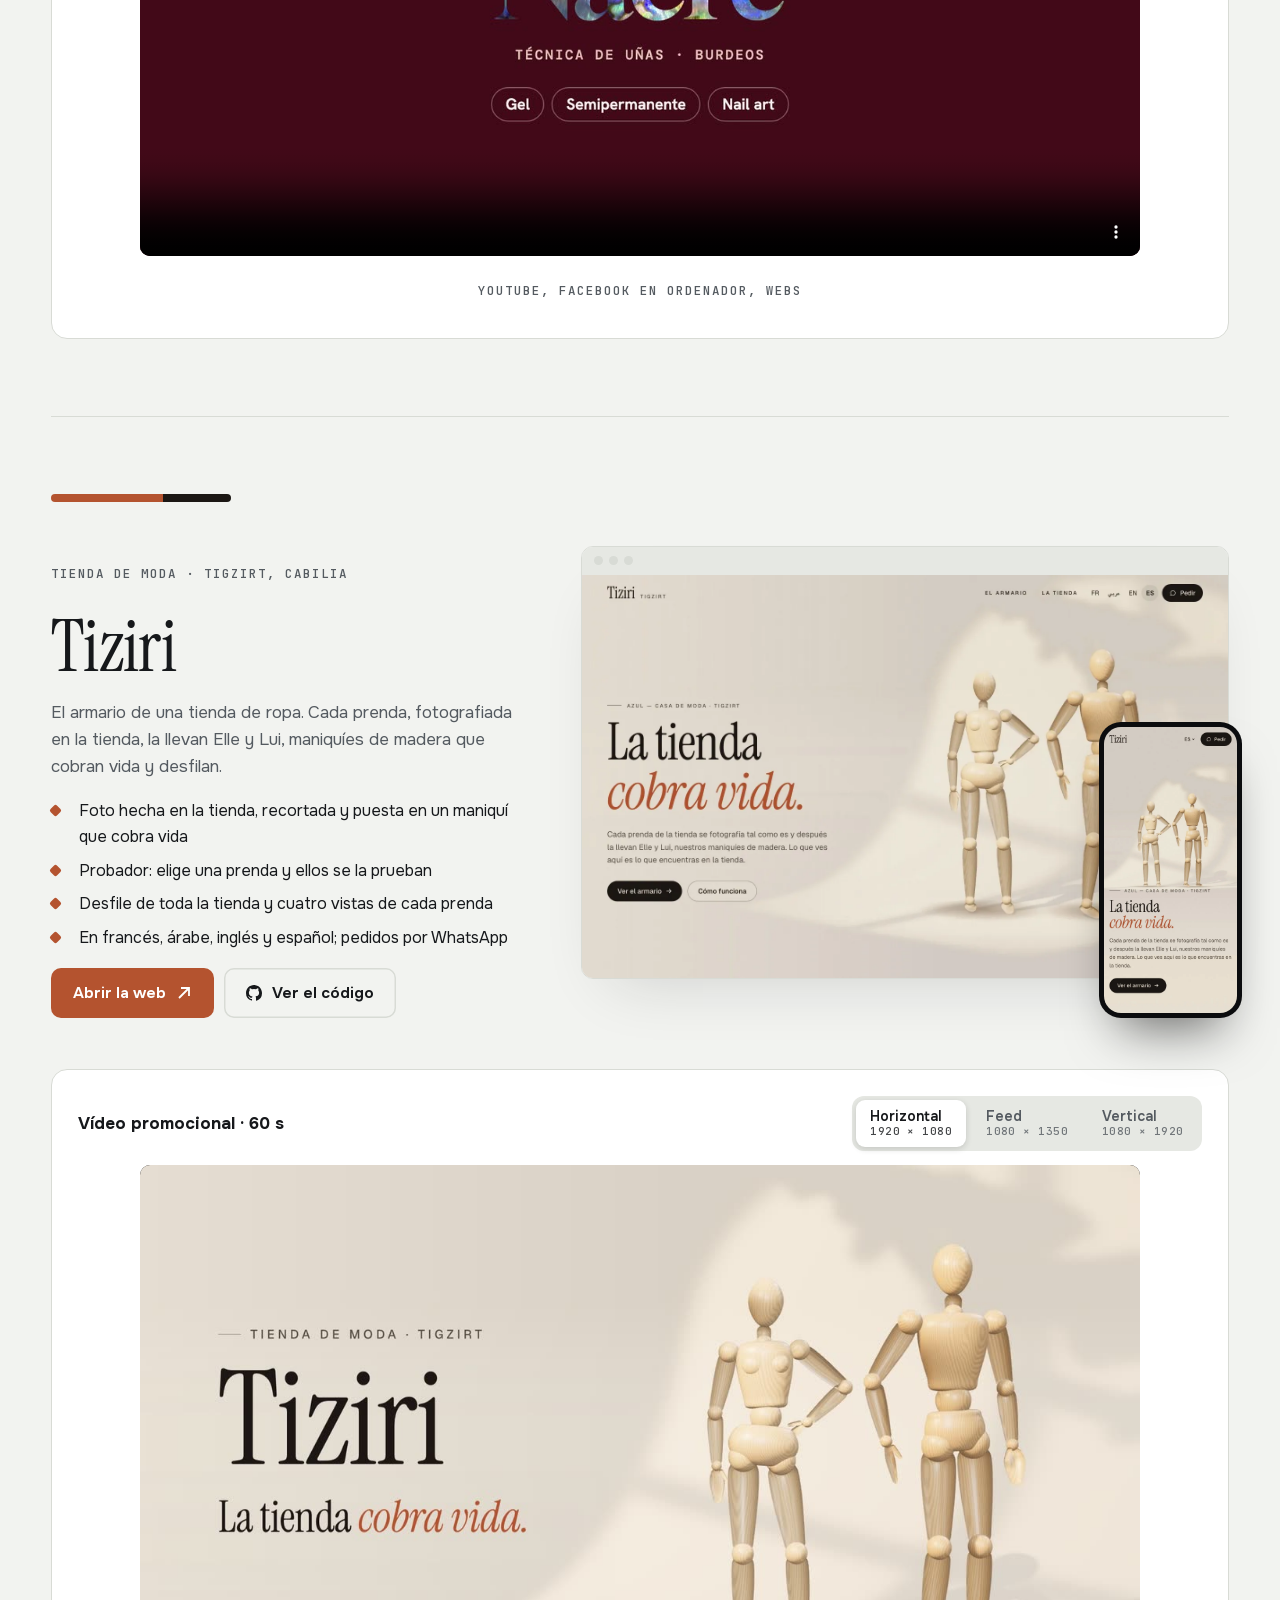
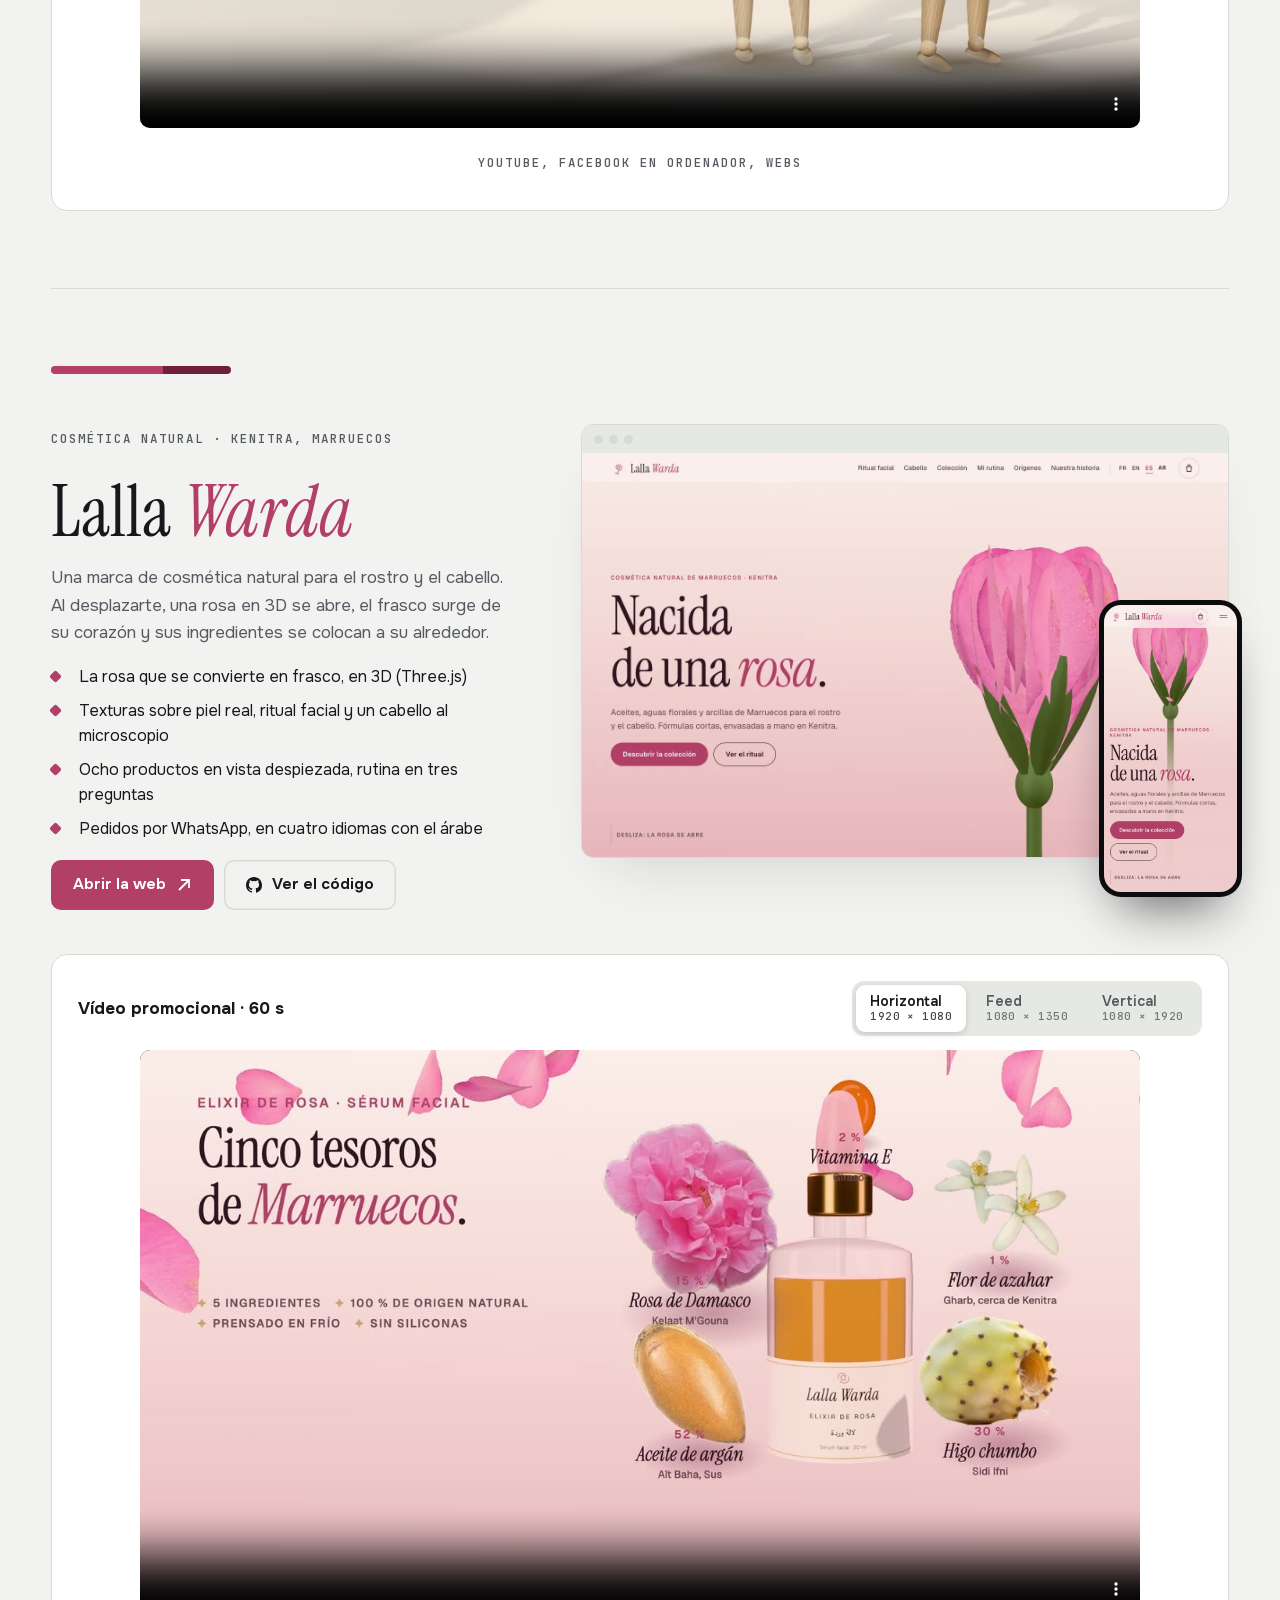
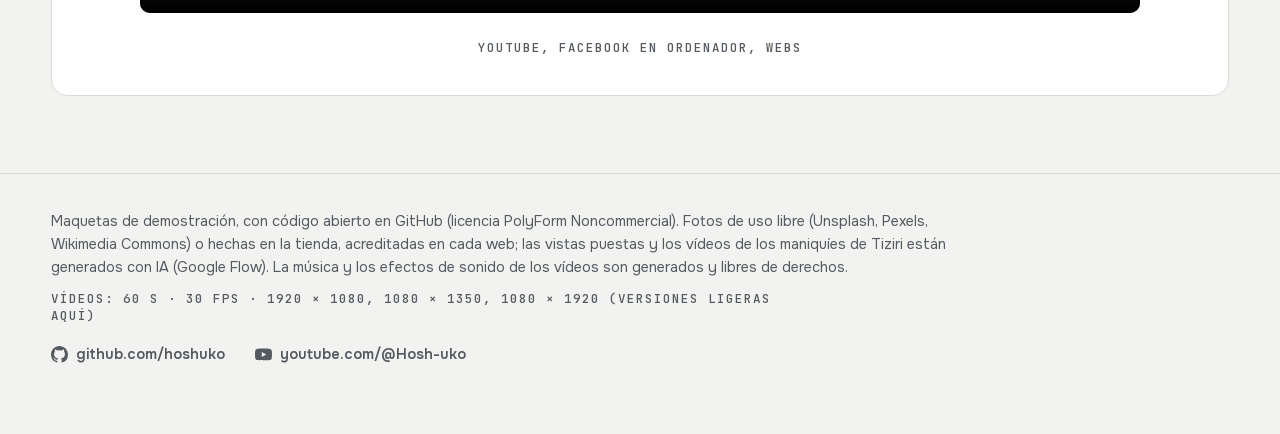
<file: es.html>
<!doctype html>
<html lang="es">
<head>
<meta charset="utf-8">
<meta name="viewport" content="width=device-width, initial-scale=1, viewport-fit=cover">
<meta http-equiv="Content-Security-Policy" content="default-src 'none'; script-src 'self'; style-src 'self' 'unsafe-inline'; img-src 'self' data:; font-src 'self'; media-src 'self'; connect-src 'none'; manifest-src 'self'; object-src 'none'; frame-src 'none'; worker-src 'none'; base-uri 'none'; form-action 'none'; upgrade-insecure-requests">
<meta name="referrer" content="same-origin">
<title>Escaparates en movimiento · Hoshuko</title>
<meta name="description" content="Cinco maquetas de webs escaparate animadas al desplazarse, en francés, inglés y español, con sus vídeos promocionales. Código abierto en GitHub.">
<meta name="theme-color" content="#F2F3F0">
<link rel="canonical" href="https://hoshuko.github.io/es.html">
<link rel="alternate" hreflang="fr" href="https://hoshuko.github.io/">
<link rel="alternate" hreflang="en" href="https://hoshuko.github.io/en.html">
<link rel="alternate" hreflang="es" href="https://hoshuko.github.io/es.html">
<link rel="alternate" hreflang="x-default" href="https://hoshuko.github.io/">
<meta property="og:type" content="website">
<meta property="og:site_name" content="Hoshuko">
<meta property="og:title" content="Escaparates en movimiento · Hoshuko">
<meta property="og:description" content="Cinco maquetas de webs escaparate animadas al desplazarse, en francés, inglés y español, con sus vídeos promocionales. Código abierto en GitHub.">
<meta property="og:url" content="https://hoshuko.github.io/es.html">
<meta property="og:image" content="https://hoshuko.github.io/assets/img/og-es.jpg">
<meta property="og:image:width" content="1200">
<meta property="og:image:height" content="630">
<meta property="og:locale" content="es_ES">
<meta name="twitter:card" content="summary_large_image">
<link rel="icon" href="assets/img/favicon.svg" type="image/svg+xml">
<link rel="preload" href="assets/fonts/syne-normal-latin.woff2" as="font" type="font/woff2" crossorigin>
<link rel="preload" href="assets/fonts/onest-normal-latin.woff2" as="font" type="font/woff2" crossorigin>
<link rel="stylesheet" href="assets/css/style.css">
</head>
<body>
<header class="bar wrap">
  <a class="me" href="es.html" aria-label="Hoshuko">hoshuko</a>
  <nav class="bar-links" aria-label="Enlaces">
    <a href="https://github.com/hoshuko" rel="noopener noreferrer"><svg viewBox="0 0 16 16" aria-hidden="true"><path fill="currentColor" d="M8 0C3.58 0 0 3.58 0 8a8 8 0 0 0 5.47 7.59c.4.07.55-.17.55-.38v-1.33c-2.23.48-2.7-1.07-2.7-1.07-.36-.93-.89-1.17-.89-1.17-.73-.5.05-.49.05-.49.8.06 1.23.83 1.23.83.72 1.22 1.87.87 2.33.66.07-.52.28-.87.5-1.07-1.78-.2-3.64-.89-3.64-3.95 0-.87.31-1.59.82-2.15-.08-.2-.36-1.02.08-2.12 0 0 .67-.21 2.2.82a7.6 7.6 0 0 1 4 0c1.53-1.04 2.2-.82 2.2-.82.44 1.1.16 1.92.08 2.12.51.56.82 1.27.82 2.15 0 3.07-1.87 3.75-3.65 3.95.29.25.54.73.54 1.48v2.2c0 .21.15.46.55.38A8 8 0 0 0 16 8c0-4.42-3.58-8-8-8z"/></svg><span>GitHub</span></a>
    <a href="https://www.youtube.com/@Hosh-uko" rel="noopener noreferrer"><svg viewBox="0 0 24 24" aria-hidden="true"><path fill="currentColor" d="M23.5 6.2a3 3 0 0 0-2.1-2.1C19.5 3.6 12 3.6 12 3.6s-7.5 0-9.4.5A3 3 0 0 0 .5 6.2 31 31 0 0 0 0 12a31 31 0 0 0 .5 5.8 3 3 0 0 0 2.1 2.1c1.9.5 9.4.5 9.4.5s7.5 0 9.4-.5a3 3 0 0 0 2.1-2.1A31 31 0 0 0 24 12a31 31 0 0 0-.5-5.8zM9.6 15.6V8.4l6.3 3.6-6.3 3.6z"/></svg><span>YouTube</span></a>
  </nav>
  <nav class="lang-switch" aria-label="Idioma"><a href="./" hreflang="fr" lang="fr">FR</a><a href="en.html" hreflang="en" lang="en">EN</a><a href="es.html" hreflang="es" lang="es" aria-current="page">ES</a></nav>
</header>

<header class="wrap top">
  <p class="kicker">Portafolio · 5 maquetas · 15 vídeos</p>
  <h1>Escaparates en movimiento</h1>
  <p class="intro">Cinco webs escaparate para comercios de barrio, cada una construida en torno a una animación al desplazarse, con sus vídeos promocionales en horizontal, 4:5 y vertical. Cada web está disponible en francés, inglés y español (Tiziri y Lalla Warda, también en árabe). Los nombres, direcciones, teléfonos y precios son ficticios: cada maqueta se puede personalizar.</p>
  <nav class="jump" aria-label="Ir a una maqueta">
    <a href="#billot" style="--a:#B01F2E;--b:#0F2922"><i aria-hidden="true"></i>Maison Billot</a>
    <a href="#tafat" style="--a:#FFC53D;--b:#0E4A57"><i aria-hidden="true"></i>Tafat</a>
    <a href="#nacre" style="--a:#5B0E22;--b:#E6C3B8"><i aria-hidden="true"></i>Atelier Nacre</a>
    <a href="#tiziri" style="--a:#B4532F;--b:#EFE7DA"><i aria-hidden="true"></i>Tiziri</a>
    <a href="#warda" style="--a:#B23F66;--b:#F2D6D3"><i aria-hidden="true"></i>Lalla Warda</a>
  </nav>
</header>

<main class="wrap">
  <article class="proj" id="billot" data-lang="es" style="--a:#B01F2E;--b:#0F2922" aria-labelledby="h-billot">
    <div class="band" aria-hidden="true"></div>
    <div class="proj-grid">
      <div class="proj-text">
        <p class="meta">Carnicería artesanal · Lyon</p>
        <h2 class="t-billot" id="h-billot"><span>Maison</span> Billot</h2>
        <p class="pitch">El despiece del vacuno explicado pieza a pieza: al desplazarte, el animal se divide en 23 piezas fotografiadas, cada una unida a su zona.</p>
        <ul class="feats"><li>Anatomía al desplazarse: 23 zonas y sus piezas</li><li>Guía «¿Qué vas a cocinar?»: barbacoa, cocido, tartar</li><li>Merguez en vista despiezada y cámara de maduración interactiva</li><li>Pedidos para recoger, con pago en la tienda</li></ul>
        <div class="ctas">
          <a class="btn" href="maison-billot/es.html">Abrir la web <svg viewBox="0 0 16 16" fill="none" stroke="currentColor" stroke-width="1.8" aria-hidden="true"><path d="M5 3h8v8M13 3 3 13"/></svg></a>
          <a class="btn btn-ghost" href="https://github.com/hoshuko/maison-billot" rel="noopener noreferrer"><svg viewBox="0 0 16 16" aria-hidden="true"><path fill="currentColor" d="M8 0C3.58 0 0 3.58 0 8a8 8 0 0 0 5.47 7.59c.4.07.55-.17.55-.38v-1.33c-2.23.48-2.7-1.07-2.7-1.07-.36-.93-.89-1.17-.89-1.17-.73-.5.05-.49.05-.49.8.06 1.23.83 1.23.83.72 1.22 1.87.87 2.33.66.07-.52.28-.87.5-1.07-1.78-.2-3.64-.89-3.64-3.95 0-.87.31-1.59.82-2.15-.08-.2-.36-1.02.08-2.12 0 0 .67-.21 2.2.82a7.6 7.6 0 0 1 4 0c1.53-1.04 2.2-.82 2.2-.82.44 1.1.16 1.92.08 2.12.51.56.82 1.27.82 2.15 0 3.07-1.87 3.75-3.65 3.95.29.25.54.73.54 1.48v2.2c0 .21.15.46.55.38A8 8 0 0 0 16 8c0-4.42-3.58-8-8-8z"/></svg>Ver el código</a>
        </div>
      </div>
      <figure class="devices" aria-label="La web en ordenador y en móvil">
        <div class="browser"><div class="bar-dots" aria-hidden="true"><i></i><i></i><i></i></div><img src="assets/shots/billot-desktop-es.webp" alt="Maison Billot en ordenador" loading="lazy" decoding="async" width="1440" height="900"></div>
        <div class="phone"><img src="assets/shots/billot-mobile-es.webp" alt="Maison Billot en móvil" loading="lazy" decoding="async" width="780" height="1688"></div>
      </figure>
    </div>
    <section class="video" aria-label="Vídeo promocional · 60 s">
      <div class="vhead"><b>Vídeo promocional · 60 s</b>
        <div class="vtabs" role="tablist" aria-label="Formato del vídeo"><button type="button" role="tab" id="tab-billot-169" aria-selected="true" data-f="169" data-note="YouTube, Facebook en ordenador, webs" data-label="Vídeo promocional de Maison Billot, formato horizontal">Horizontal<small>1920 × 1080</small></button><button type="button" role="tab" id="tab-billot-45" aria-selected="false" data-f="45" data-note="Feed de Facebook e Instagram" data-label="Vídeo promocional de Maison Billot, formato feed">Feed<small>1080 × 1350</small></button><button type="button" role="tab" id="tab-billot-916" aria-selected="false" data-f="916" data-note="Reels, Stories, estados de WhatsApp" data-label="Vídeo promocional de Maison Billot, formato vertical">Vertical<small>1080 × 1920</small></button></div>
      </div>
      <div class="vbox" data-f="169"><video controls playsinline preload="none" poster="assets/video/billot-169-es.jpg" src="assets/video/billot-169-es.mp4" aria-label="Vídeo promocional de Maison Billot, formato horizontal"></video></div>
      <p class="vnote">YouTube, Facebook en ordenador, webs</p>
    </section>
  </article>
  <article class="proj" id="tafat" data-lang="es" style="--a:#E0A21C;--b:#0E4A57" aria-labelledby="h-tafat">
    <div class="band" aria-hidden="true"></div>
    <div class="proj-grid">
      <div class="proj-text">
        <p class="meta">Limpieza a domicilio · Tigzirt, Cabilia</p>
        <h2 class="t-tafat" id="h-tafat">Tafat</h2>
        <p class="pitch">Un equipo de mujeres que limpia casas particulares. Al desplazarte, una rasqueta limpia el ventanal y aparece el mar.</p>
        <ul class="feats"><li>Un cristal que se limpia con rasqueta al desplazarse</li><li>El cubo en vista despiezada: todo lo que lleva el equipo</li><li>Lista estancia por estancia con el código de colores de las microfibras</li><li>Un presupuesto que redacta el mensaje de WhatsApp</li></ul>
        <div class="ctas">
          <a class="btn" href="tafat/es.html">Abrir la web <svg viewBox="0 0 16 16" fill="none" stroke="currentColor" stroke-width="1.8" aria-hidden="true"><path d="M5 3h8v8M13 3 3 13"/></svg></a>
          <a class="btn btn-ghost" href="https://github.com/hoshuko/tafat" rel="noopener noreferrer"><svg viewBox="0 0 16 16" aria-hidden="true"><path fill="currentColor" d="M8 0C3.58 0 0 3.58 0 8a8 8 0 0 0 5.47 7.59c.4.07.55-.17.55-.38v-1.33c-2.23.48-2.7-1.07-2.7-1.07-.36-.93-.89-1.17-.89-1.17-.73-.5.05-.49.05-.49.8.06 1.23.83 1.23.83.72 1.22 1.87.87 2.33.66.07-.52.28-.87.5-1.07-1.78-.2-3.64-.89-3.64-3.95 0-.87.31-1.59.82-2.15-.08-.2-.36-1.02.08-2.12 0 0 .67-.21 2.2.82a7.6 7.6 0 0 1 4 0c1.53-1.04 2.2-.82 2.2-.82.44 1.1.16 1.92.08 2.12.51.56.82 1.27.82 2.15 0 3.07-1.87 3.75-3.65 3.95.29.25.54.73.54 1.48v2.2c0 .21.15.46.55.38A8 8 0 0 0 16 8c0-4.42-3.58-8-8-8z"/></svg>Ver el código</a>
        </div>
      </div>
      <figure class="devices" aria-label="La web en ordenador y en móvil">
        <div class="browser"><div class="bar-dots" aria-hidden="true"><i></i><i></i><i></i></div><img src="assets/shots/tafat-desktop-es.webp" alt="Tafat en ordenador" loading="lazy" decoding="async" width="1440" height="900"></div>
        <div class="phone"><img src="assets/shots/tafat-mobile-es.webp" alt="Tafat en móvil" loading="lazy" decoding="async" width="780" height="1688"></div>
      </figure>
    </div>
    <section class="video" aria-label="Vídeo promocional · 60 s">
      <div class="vhead"><b>Vídeo promocional · 60 s</b>
        <div class="vtabs" role="tablist" aria-label="Formato del vídeo"><button type="button" role="tab" id="tab-tafat-169" aria-selected="true" data-f="169" data-note="YouTube, Facebook en ordenador, webs" data-label="Vídeo promocional de Tafat, formato horizontal">Horizontal<small>1920 × 1080</small></button><button type="button" role="tab" id="tab-tafat-45" aria-selected="false" data-f="45" data-note="Feed de Facebook e Instagram" data-label="Vídeo promocional de Tafat, formato feed">Feed<small>1080 × 1350</small></button><button type="button" role="tab" id="tab-tafat-916" aria-selected="false" data-f="916" data-note="Reels, Stories, estados de WhatsApp" data-label="Vídeo promocional de Tafat, formato vertical">Vertical<small>1080 × 1920</small></button></div>
      </div>
      <div class="vbox" data-f="169"><video controls playsinline preload="none" poster="assets/video/tafat-169-es.jpg" src="assets/video/tafat-169-es.mp4" aria-label="Vídeo promocional de Tafat, formato horizontal"></video></div>
      <p class="vnote">YouTube, Facebook en ordenador, webs</p>
    </section>
  </article>
  <article class="proj" id="nacre" data-lang="es" style="--a:#5B0E22;--b:#E6C3B8" aria-labelledby="h-nacre">
    <div class="band" aria-hidden="true"></div>
    <div class="proj-grid">
      <div class="proj-text">
        <p class="meta">Estudio de uñas · Burdeos</p>
        <h2 class="t-nacre" id="h-nacre">Atelier Nacre</h2>
        <p class="pitch">Un estudio de manicura. Al desplazarte, la página se acerca a una uña y la manicura se descompone en seis capas, con la duración de cada una.</p>
        <ul class="feats"><li>Anatomía de una manicura en seis capas, en 3D</li><li>Probador de color: 12 tonos y 4 acabados</li><li>Cinco formas de uña que se transforman</li><li>Galería filtrable y reservas en Planity</li></ul>
        <div class="ctas">
          <a class="btn" href="atelier-nacre/es.html">Abrir la web <svg viewBox="0 0 16 16" fill="none" stroke="currentColor" stroke-width="1.8" aria-hidden="true"><path d="M5 3h8v8M13 3 3 13"/></svg></a>
          <a class="btn btn-ghost" href="https://github.com/hoshuko/atelier-nacre" rel="noopener noreferrer"><svg viewBox="0 0 16 16" aria-hidden="true"><path fill="currentColor" d="M8 0C3.58 0 0 3.58 0 8a8 8 0 0 0 5.47 7.59c.4.07.55-.17.55-.38v-1.33c-2.23.48-2.7-1.07-2.7-1.07-.36-.93-.89-1.17-.89-1.17-.73-.5.05-.49.05-.49.8.06 1.23.83 1.23.83.72 1.22 1.87.87 2.33.66.07-.52.28-.87.5-1.07-1.78-.2-3.64-.89-3.64-3.95 0-.87.31-1.59.82-2.15-.08-.2-.36-1.02.08-2.12 0 0 .67-.21 2.2.82a7.6 7.6 0 0 1 4 0c1.53-1.04 2.2-.82 2.2-.82.44 1.1.16 1.92.08 2.12.51.56.82 1.27.82 2.15 0 3.07-1.87 3.75-3.65 3.95.29.25.54.73.54 1.48v2.2c0 .21.15.46.55.38A8 8 0 0 0 16 8c0-4.42-3.58-8-8-8z"/></svg>Ver el código</a>
        </div>
      </div>
      <figure class="devices" aria-label="La web en ordenador y en móvil">
        <div class="browser"><div class="bar-dots" aria-hidden="true"><i></i><i></i><i></i></div><img src="assets/shots/nacre-desktop-es.webp" alt="Atelier Nacre en ordenador" loading="lazy" decoding="async" width="1440" height="900"></div>
        <div class="phone"><img src="assets/shots/nacre-mobile-es.webp" alt="Atelier Nacre en móvil" loading="lazy" decoding="async" width="780" height="1688"></div>
      </figure>
    </div>
    <section class="video" aria-label="Vídeo promocional · 60 s">
      <div class="vhead"><b>Vídeo promocional · 60 s</b>
        <div class="vtabs" role="tablist" aria-label="Formato del vídeo"><button type="button" role="tab" id="tab-nacre-169" aria-selected="true" data-f="169" data-note="YouTube, Facebook en ordenador, webs" data-label="Vídeo promocional de Atelier Nacre, formato horizontal">Horizontal<small>1920 × 1080</small></button><button type="button" role="tab" id="tab-nacre-45" aria-selected="false" data-f="45" data-note="Feed de Facebook e Instagram" data-label="Vídeo promocional de Atelier Nacre, formato feed">Feed<small>1080 × 1350</small></button><button type="button" role="tab" id="tab-nacre-916" aria-selected="false" data-f="916" data-note="Reels, Stories, estados de WhatsApp" data-label="Vídeo promocional de Atelier Nacre, formato vertical">Vertical<small>1080 × 1920</small></button></div>
      </div>
      <div class="vbox" data-f="169"><video controls playsinline preload="none" poster="assets/video/nacre-169-es.jpg" src="assets/video/nacre-169-es.mp4" aria-label="Vídeo promocional de Atelier Nacre, formato horizontal"></video></div>
      <p class="vnote">YouTube, Facebook en ordenador, webs</p>
    </section>
  </article>
  <article class="proj" id="tiziri" data-lang="es" style="--a:#B4532F;--b:#1C1714" aria-labelledby="h-tiziri">
    <div class="band" aria-hidden="true"></div>
    <div class="proj-grid">
      <div class="proj-text">
        <p class="meta">Tienda de moda · Tigzirt, Cabilia</p>
        <h2 class="t-tiziri" id="h-tiziri">Tiziri</h2>
        <p class="pitch">El armario de una tienda de ropa. Cada prenda, fotografiada en la tienda, la llevan Elle y Lui, maniquíes de madera que cobran vida y desfilan.</p>
        <ul class="feats"><li>Foto hecha en la tienda, recortada y puesta en un maniquí que cobra vida</li><li>Probador: elige una prenda y ellos se la prueban</li><li>Desfile de toda la tienda y cuatro vistas de cada prenda</li><li>En francés, árabe, inglés y español; pedidos por WhatsApp</li></ul>
        <div class="ctas">
          <a class="btn" href="tiziri/es/">Abrir la web <svg viewBox="0 0 16 16" fill="none" stroke="currentColor" stroke-width="1.8" aria-hidden="true"><path d="M5 3h8v8M13 3 3 13"/></svg></a>
          <a class="btn btn-ghost" href="https://github.com/hoshuko/tiziri" rel="noopener noreferrer"><svg viewBox="0 0 16 16" aria-hidden="true"><path fill="currentColor" d="M8 0C3.58 0 0 3.58 0 8a8 8 0 0 0 5.47 7.59c.4.07.55-.17.55-.38v-1.33c-2.23.48-2.7-1.07-2.7-1.07-.36-.93-.89-1.17-.89-1.17-.73-.5.05-.49.05-.49.8.06 1.23.83 1.23.83.72 1.22 1.87.87 2.33.66.07-.52.28-.87.5-1.07-1.78-.2-3.64-.89-3.64-3.95 0-.87.31-1.59.82-2.15-.08-.2-.36-1.02.08-2.12 0 0 .67-.21 2.2.82a7.6 7.6 0 0 1 4 0c1.53-1.04 2.2-.82 2.2-.82.44 1.1.16 1.92.08 2.12.51.56.82 1.27.82 2.15 0 3.07-1.87 3.75-3.65 3.95.29.25.54.73.54 1.48v2.2c0 .21.15.46.55.38A8 8 0 0 0 16 8c0-4.42-3.58-8-8-8z"/></svg>Ver el código</a>
        </div>
      </div>
      <figure class="devices" aria-label="La web en ordenador y en móvil">
        <div class="browser"><div class="bar-dots" aria-hidden="true"><i></i><i></i><i></i></div><img src="assets/shots/tiziri-desktop-es.webp" alt="Tiziri en ordenador" loading="lazy" decoding="async" width="1440" height="900"></div>
        <div class="phone"><img src="assets/shots/tiziri-mobile-es.webp" alt="Tiziri en móvil" loading="lazy" decoding="async" width="780" height="1688"></div>
      </figure>
    </div>
    <section class="video" aria-label="Vídeo promocional · 60 s">
      <div class="vhead"><b>Vídeo promocional · 60 s</b>
        <div class="vtabs" role="tablist" aria-label="Formato del vídeo"><button type="button" role="tab" id="tab-tiziri-169" aria-selected="true" data-f="169" data-note="YouTube, Facebook en ordenador, webs" data-label="Vídeo promocional de Tiziri, formato horizontal">Horizontal<small>1920 × 1080</small></button><button type="button" role="tab" id="tab-tiziri-45" aria-selected="false" data-f="45" data-note="Feed de Facebook e Instagram" data-label="Vídeo promocional de Tiziri, formato feed">Feed<small>1080 × 1350</small></button><button type="button" role="tab" id="tab-tiziri-916" aria-selected="false" data-f="916" data-note="Reels, Stories, estados de WhatsApp" data-label="Vídeo promocional de Tiziri, formato vertical">Vertical<small>1080 × 1920</small></button></div>
      </div>
      <div class="vbox" data-f="169"><video controls playsinline preload="none" poster="assets/video/tiziri-169-es.jpg" src="assets/video/tiziri-169-es.mp4" aria-label="Vídeo promocional de Tiziri, formato horizontal"></video></div>
      <p class="vnote">YouTube, Facebook en ordenador, webs</p>
    </section>
  </article>
  <article class="proj" id="warda" data-lang="es" style="--a:#B23F66;--b:#6E1F3A" aria-labelledby="h-warda">
    <div class="band" aria-hidden="true"></div>
    <div class="proj-grid">
      <div class="proj-text">
        <p class="meta">Cosmética natural · Kenitra, Marruecos</p>
        <h2 class="t-warda" id="h-warda">Lalla <i>Warda</i></h2>
        <p class="pitch">Una marca de cosmética natural para el rostro y el cabello. Al desplazarte, una rosa en 3D se abre, el frasco surge de su corazón y sus ingredientes se colocan a su alrededor.</p>
        <ul class="feats"><li>La rosa que se convierte en frasco, en 3D (Three.js)</li><li>Texturas sobre piel real, ritual facial y un cabello al microscopio</li><li>Ocho productos en vista despiezada, rutina en tres preguntas</li><li>Pedidos por WhatsApp, en cuatro idiomas con el árabe</li></ul>
        <div class="ctas">
          <a class="btn" href="lalla-warda/es.html">Abrir la web <svg viewBox="0 0 16 16" fill="none" stroke="currentColor" stroke-width="1.8" aria-hidden="true"><path d="M5 3h8v8M13 3 3 13"/></svg></a>
          <a class="btn btn-ghost" href="https://github.com/hoshuko/lalla-warda" rel="noopener noreferrer"><svg viewBox="0 0 16 16" aria-hidden="true"><path fill="currentColor" d="M8 0C3.58 0 0 3.58 0 8a8 8 0 0 0 5.47 7.59c.4.07.55-.17.55-.38v-1.33c-2.23.48-2.7-1.07-2.7-1.07-.36-.93-.89-1.17-.89-1.17-.73-.5.05-.49.05-.49.8.06 1.23.83 1.23.83.72 1.22 1.87.87 2.33.66.07-.52.28-.87.5-1.07-1.78-.2-3.64-.89-3.64-3.95 0-.87.31-1.59.82-2.15-.08-.2-.36-1.02.08-2.12 0 0 .67-.21 2.2.82a7.6 7.6 0 0 1 4 0c1.53-1.04 2.2-.82 2.2-.82.44 1.1.16 1.92.08 2.12.51.56.82 1.27.82 2.15 0 3.07-1.87 3.75-3.65 3.95.29.25.54.73.54 1.48v2.2c0 .21.15.46.55.38A8 8 0 0 0 16 8c0-4.42-3.58-8-8-8z"/></svg>Ver el código</a>
        </div>
      </div>
      <figure class="devices" aria-label="La web en ordenador y en móvil">
        <div class="browser"><div class="bar-dots" aria-hidden="true"><i></i><i></i><i></i></div><img src="assets/shots/warda-desktop-es.webp" alt="Lalla Warda en ordenador" loading="lazy" decoding="async" width="1440" height="900"></div>
        <div class="phone"><img src="assets/shots/warda-mobile-es.webp" alt="Lalla Warda en móvil" loading="lazy" decoding="async" width="780" height="1688"></div>
      </figure>
    </div>
    <section class="video" aria-label="Vídeo promocional · 60 s">
      <div class="vhead"><b>Vídeo promocional · 60 s</b>
        <div class="vtabs" role="tablist" aria-label="Formato del vídeo"><button type="button" role="tab" id="tab-warda-169" aria-selected="true" data-f="169" data-note="YouTube, Facebook en ordenador, webs" data-label="Vídeo promocional de Lalla Warda, formato horizontal">Horizontal<small>1920 × 1080</small></button><button type="button" role="tab" id="tab-warda-45" aria-selected="false" data-f="45" data-note="Feed de Facebook e Instagram" data-label="Vídeo promocional de Lalla Warda, formato feed">Feed<small>1080 × 1350</small></button><button type="button" role="tab" id="tab-warda-916" aria-selected="false" data-f="916" data-note="Reels, Stories, estados de WhatsApp" data-label="Vídeo promocional de Lalla Warda, formato vertical">Vertical<small>1080 × 1920</small></button></div>
      </div>
      <div class="vbox" data-f="169"><video controls playsinline preload="none" poster="assets/video/warda-169-es.jpg" src="assets/video/warda-169-es.mp4" aria-label="Vídeo promocional de Lalla Warda, formato horizontal"></video></div>
      <p class="vnote">YouTube, Facebook en ordenador, webs</p>
    </section>
  </article>
</main>

<footer class="wrap">
  <p>Maquetas de demostración, con código abierto en GitHub (licencia PolyForm Noncommercial). Fotos de uso libre (Unsplash, Pexels, Wikimedia Commons) o hechas en la tienda, acreditadas en cada web; las vistas puestas y los vídeos de los maniquíes de Tiziri están generados con IA (Google Flow). La música y los efectos de sonido de los vídeos son generados y libres de derechos.</p>
  <p class="spec">Vídeos: 60 s · 30 fps · 1920 × 1080, 1080 × 1350, 1080 × 1920 (versiones ligeras aquí)</p>
  <p class="foot-links"><a href="https://github.com/hoshuko" rel="noopener noreferrer"><svg viewBox="0 0 16 16" aria-hidden="true"><path fill="currentColor" d="M8 0C3.58 0 0 3.58 0 8a8 8 0 0 0 5.47 7.59c.4.07.55-.17.55-.38v-1.33c-2.23.48-2.7-1.07-2.7-1.07-.36-.93-.89-1.17-.89-1.17-.73-.5.05-.49.05-.49.8.06 1.23.83 1.23.83.72 1.22 1.87.87 2.33.66.07-.52.28-.87.5-1.07-1.78-.2-3.64-.89-3.64-3.95 0-.87.31-1.59.82-2.15-.08-.2-.36-1.02.08-2.12 0 0 .67-.21 2.2.82a7.6 7.6 0 0 1 4 0c1.53-1.04 2.2-.82 2.2-.82.44 1.1.16 1.92.08 2.12.51.56.82 1.27.82 2.15 0 3.07-1.87 3.75-3.65 3.95.29.25.54.73.54 1.48v2.2c0 .21.15.46.55.38A8 8 0 0 0 16 8c0-4.42-3.58-8-8-8z"/></svg>github.com/hoshuko</a><a href="https://www.youtube.com/@Hosh-uko" rel="noopener noreferrer"><svg viewBox="0 0 24 24" aria-hidden="true"><path fill="currentColor" d="M23.5 6.2a3 3 0 0 0-2.1-2.1C19.5 3.6 12 3.6 12 3.6s-7.5 0-9.4.5A3 3 0 0 0 .5 6.2 31 31 0 0 0 0 12a31 31 0 0 0 .5 5.8 3 3 0 0 0 2.1 2.1c1.9.5 9.4.5 9.4.5s7.5 0 9.4-.5a3 3 0 0 0 2.1-2.1A31 31 0 0 0 24 12a31 31 0 0 0-.5-5.8zM9.6 15.6V8.4l6.3 3.6-6.3 3.6z"/></svg>youtube.com/@Hosh-uko</a></p>
</footer>
<script src="assets/js/portfolio.js"></script>
</body>
</html>
</file>
<file: assets/css/style.css>
/* Vitrines en mouvement · feuille de style */
/* latin-ext */
@font-face {
  font-family: 'Bodoni Moda';
  font-style: italic;
  font-weight: 700;
  font-display: swap;
  src: url(../fonts/bodoni-moda-italic-latin-ext.woff2) format('woff2');
  unicode-range: U+0100-02BA, U+02BD-02C5, U+02C7-02CC, U+02CE-02D7, U+02DD-02FF, U+0304, U+0308, U+0329, U+1D00-1DBF, U+1E00-1E9F, U+1EF2-1EFF, U+2020, U+20A0-20AB, U+20AD-20C0, U+2113, U+2C60-2C7F, U+A720-A7FF;
}
/* latin */
@font-face {
  font-family: 'Bodoni Moda';
  font-style: italic;
  font-weight: 700;
  font-display: swap;
  src: url(../fonts/bodoni-moda-italic-latin.woff2) format('woff2');
  unicode-range: U+0000-00FF, U+0131, U+0152-0153, U+02BB-02BC, U+02C6, U+02DA, U+02DC, U+0304, U+0308, U+0329, U+2000-206F, U+20AC, U+2122, U+2191, U+2193, U+2212, U+2215, U+FEFF, U+FFFD;
}
/* latin-ext */
@font-face {
  font-family: 'Bodoni Moda';
  font-style: normal;
  font-weight: 700;
  font-display: swap;
  src: url(../fonts/bodoni-moda-normal-latin-ext.woff2) format('woff2');
  unicode-range: U+0100-02BA, U+02BD-02C5, U+02C7-02CC, U+02CE-02D7, U+02DD-02FF, U+0304, U+0308, U+0329, U+1D00-1DBF, U+1E00-1E9F, U+1EF2-1EFF, U+2020, U+20A0-20AB, U+20AD-20C0, U+2113, U+2C60-2C7F, U+A720-A7FF;
}
/* latin */
@font-face {
  font-family: 'Bodoni Moda';
  font-style: normal;
  font-weight: 700;
  font-display: swap;
  src: url(../fonts/bodoni-moda-normal-latin.woff2) format('woff2');
  unicode-range: U+0000-00FF, U+0131, U+0152-0153, U+02BB-02BC, U+02C6, U+02DA, U+02DC, U+0304, U+0308, U+0329, U+2000-206F, U+20AC, U+2122, U+2191, U+2193, U+2212, U+2215, U+FEFF, U+FFFD;
}
/* latin-ext */
@font-face {
  font-family: 'Bricolage Grotesque';
  font-style: normal;
  font-weight: 800;
  font-stretch: 75% 100%;
  font-display: swap;
  src: url(../fonts/bricolage-grotesque-normal-latin-ext.woff2) format('woff2');
  unicode-range: U+0100-02BA, U+02BD-02C5, U+02C7-02CC, U+02CE-02D7, U+02DD-02FF, U+0304, U+0308, U+0329, U+1D00-1DBF, U+1E00-1E9F, U+1EF2-1EFF, U+2020, U+20A0-20AB, U+20AD-20C0, U+2113, U+2C60-2C7F, U+A720-A7FF;
}
/* latin */
@font-face {
  font-family: 'Bricolage Grotesque';
  font-style: normal;
  font-weight: 800;
  font-stretch: 75% 100%;
  font-display: swap;
  src: url(../fonts/bricolage-grotesque-normal-latin.woff2) format('woff2');
  unicode-range: U+0000-00FF, U+0131, U+0152-0153, U+02BB-02BC, U+02C6, U+02DA, U+02DC, U+0304, U+0308, U+0329, U+2000-206F, U+20AC, U+2122, U+2191, U+2193, U+2212, U+2215, U+FEFF, U+FFFD;
}
/* latin-ext */
@font-face {
  font-family: 'Gloock';
  font-style: normal;
  font-weight: 400;
  font-display: swap;
  src: url(../fonts/gloock-normal-latin-ext.woff2) format('woff2');
  unicode-range: U+0100-02BA, U+02BD-02C5, U+02C7-02CC, U+02CE-02D7, U+02DD-02FF, U+0304, U+0308, U+0329, U+1D00-1DBF, U+1E00-1E9F, U+1EF2-1EFF, U+2020, U+20A0-20AB, U+20AD-20C0, U+2113, U+2C60-2C7F, U+A720-A7FF;
}
/* latin */
@font-face {
  font-family: 'Gloock';
  font-style: normal;
  font-weight: 400;
  font-display: swap;
  src: url(../fonts/gloock-normal-latin.woff2) format('woff2');
  unicode-range: U+0000-00FF, U+0131, U+0152-0153, U+02BB-02BC, U+02C6, U+02DA, U+02DC, U+0304, U+0308, U+0329, U+2000-206F, U+20AC, U+2122, U+2191, U+2193, U+2212, U+2215, U+FEFF, U+FFFD;
}
/* latin-ext */
@font-face {
  font-family: 'JetBrains Mono';
  font-style: normal;
  font-weight: 400;
  font-display: swap;
  src: url(../fonts/jetbrains-mono-normal-latin-ext.woff2) format('woff2');
  unicode-range: U+0100-02BA, U+02BD-02C5, U+02C7-02CC, U+02CE-02D7, U+02DD-02FF, U+0304, U+0308, U+0329, U+1D00-1DBF, U+1E00-1E9F, U+1EF2-1EFF, U+2020, U+20A0-20AB, U+20AD-20C0, U+2113, U+2C60-2C7F, U+A720-A7FF;
}
/* latin */
@font-face {
  font-family: 'JetBrains Mono';
  font-style: normal;
  font-weight: 400;
  font-display: swap;
  src: url(../fonts/jetbrains-mono-normal-latin.woff2) format('woff2');
  unicode-range: U+0000-00FF, U+0131, U+0152-0153, U+02BB-02BC, U+02C6, U+02DA, U+02DC, U+0304, U+0308, U+0329, U+2000-206F, U+20AC, U+2122, U+2191, U+2193, U+2212, U+2215, U+FEFF, U+FFFD;
}
/* latin-ext */
@font-face {
  font-family: 'JetBrains Mono';
  font-style: normal;
  font-weight: 500;
  font-display: swap;
  src: url(../fonts/jetbrains-mono-normal-latin-ext.woff2) format('woff2');
  unicode-range: U+0100-02BA, U+02BD-02C5, U+02C7-02CC, U+02CE-02D7, U+02DD-02FF, U+0304, U+0308, U+0329, U+1D00-1DBF, U+1E00-1E9F, U+1EF2-1EFF, U+2020, U+20A0-20AB, U+20AD-20C0, U+2113, U+2C60-2C7F, U+A720-A7FF;
}
/* latin */
@font-face {
  font-family: 'JetBrains Mono';
  font-style: normal;
  font-weight: 500;
  font-display: swap;
  src: url(../fonts/jetbrains-mono-normal-latin.woff2) format('woff2');
  unicode-range: U+0000-00FF, U+0131, U+0152-0153, U+02BB-02BC, U+02C6, U+02DA, U+02DC, U+0304, U+0308, U+0329, U+2000-206F, U+20AC, U+2122, U+2191, U+2193, U+2212, U+2215, U+FEFF, U+FFFD;
}
/* latin-ext */
@font-face {
  font-family: 'Onest';
  font-style: normal;
  font-weight: 400 700;
  font-display: swap;
  src: url(../fonts/onest-normal-latin-ext.woff2) format('woff2');
  unicode-range: U+0100-02BA, U+02BD-02C5, U+02C7-02CC, U+02CE-02D7, U+02DD-02FF, U+0304, U+0308, U+0329, U+1D00-1DBF, U+1E00-1E9F, U+1EF2-1EFF, U+2020, U+20A0-20AB, U+20AD-20C0, U+2113, U+2C60-2C7F, U+A720-A7FF;
}
/* latin */
@font-face {
  font-family: 'Onest';
  font-style: normal;
  font-weight: 400 700;
  font-display: swap;
  src: url(../fonts/onest-normal-latin.woff2) format('woff2');
  unicode-range: U+0000-00FF, U+0131, U+0152-0153, U+02BB-02BC, U+02C6, U+02DA, U+02DC, U+0304, U+0308, U+0329, U+2000-206F, U+20AC, U+2122, U+2191, U+2193, U+2212, U+2215, U+FEFF, U+FFFD;
}
/* latin-ext */
@font-face {
  font-family: 'Syne';
  font-style: normal;
  font-weight: 700 800;
  font-display: swap;
  src: url(../fonts/syne-normal-latin-ext.woff2) format('woff2');
  unicode-range: U+0100-02BA, U+02BD-02C5, U+02C7-02CC, U+02CE-02D7, U+02DD-02FF, U+0304, U+0308, U+0329, U+1D00-1DBF, U+1E00-1E9F, U+1EF2-1EFF, U+2020, U+20A0-20AB, U+20AD-20C0, U+2113, U+2C60-2C7F, U+A720-A7FF;
}
/* latin */
@font-face {
  font-family: 'Syne';
  font-style: normal;
  font-weight: 700 800;
  font-display: swap;
  src: url(../fonts/syne-normal-latin.woff2) format('woff2');
  unicode-range: U+0000-00FF, U+0131, U+0152-0153, U+02BB-02BC, U+02C6, U+02DA, U+02DC, U+0304, U+0308, U+0329, U+2000-206F, U+20AC, U+2122, U+2191, U+2193, U+2212, U+2215, U+FEFF, U+FFFD;
}
/* latin-ext */
@font-face {
  font-family: 'Instrument Serif';
  font-style: normal;
  font-weight: 400;
  font-display: swap;
  src: url(../fonts/instrument-serif-normal-latin-ext.woff2) format('woff2');
  unicode-range: U+0100-02BA, U+02BD-02C5, U+02C7-02CC, U+02CE-02D7, U+02DD-02FF, U+0304, U+0308, U+0329, U+1D00-1DBF, U+1E00-1E9F, U+1EF2-1EFF, U+2020, U+20A0-20AB, U+20AD-20C0, U+2113, U+2C60-2C7F, U+A720-A7FF;
}
/* latin */
@font-face {
  font-family: 'Instrument Serif';
  font-style: normal;
  font-weight: 400;
  font-display: swap;
  src: url(../fonts/instrument-serif-normal-latin.woff2) format('woff2');
  unicode-range: U+0000-00FF, U+0131, U+0152-0153, U+02BB-02BC, U+02C6, U+02DA, U+02DC, U+0304, U+0308, U+0329, U+2000-206F, U+20AC, U+2122, U+2191, U+2193, U+2212, U+2215, U+FEFF, U+FFFD;
}
/* latin-ext */
@font-face {
  font-family: 'Instrument Serif';
  font-style: italic;
  font-weight: 400;
  font-display: swap;
  src: url(../fonts/instrument-serif-italic-latin-ext.woff2) format('woff2');
  unicode-range: U+0100-02BA, U+02BD-02C5, U+02C7-02CC, U+02CE-02D7, U+02DD-02FF, U+0304, U+0308, U+0329, U+1D00-1DBF, U+1E00-1E9F, U+1EF2-1EFF, U+2020, U+20A0-20AB, U+20AD-20C0, U+2113, U+2C60-2C7F, U+A720-A7FF;
}
/* latin */
@font-face {
  font-family: 'Instrument Serif';
  font-style: italic;
  font-weight: 400;
  font-display: swap;
  src: url(../fonts/instrument-serif-italic-latin.woff2) format('woff2');
  unicode-range: U+0000-00FF, U+0131, U+0152-0153, U+02BB-02BC, U+02C6, U+02DA, U+02DC, U+0304, U+0308, U+0329, U+2000-206F, U+20AC, U+2122, U+2191, U+2193, U+2212, U+2215, U+FEFF, U+FFFD;
}
:root {
  color-scheme: light;
  --paper: #F2F3F0;
  --card: #FFFFFF;
  --ink: #16181B;
  --ink-2: #545A60;
  --line: #D8DBD5;
  --chip: #E6E8E3;
  --shadow: rgba(22, 24, 27, .16);
  --display: 'Syne', 'Arial Black', sans-serif;
  --sans: 'Onest', 'Helvetica Neue', Arial, sans-serif;
  --mono: 'JetBrains Mono', ui-monospace, Menlo, monospace;
  --gut: clamp(16px, 4vw, 56px);
}
@media (prefers-color-scheme: dark) {
  :root:not([data-theme="light"]) { color-scheme: dark; --paper: #111315; --card: #1A1D20; --ink: #ECEDEA; --ink-2: #A3A8AD; --line: #2B2F33; --chip: #23272B; --shadow: rgba(0, 0, 0, .5); }
}
:root[data-theme="dark"] { color-scheme: dark; --paper: #111315; --card: #1A1D20; --ink: #ECEDEA; --ink-2: #A3A8AD; --line: #2B2F33; --chip: #23272B; --shadow: rgba(0, 0, 0, .5); }
* { box-sizing: border-box; }
body { margin: 0; background: var(--paper); color: var(--ink); font: 400 17px/1.6 var(--sans); -webkit-font-smoothing: antialiased; }
.wrap { max-width: 1280px; margin: 0 auto; padding-inline: var(--gut); }
a { color: inherit; }
:focus-visible { outline: 2px solid var(--ink); outline-offset: 3px; border-radius: 4px; }
.kicker, .meta, .vnote, .spec { font: 500 12.5px/1.4 var(--mono); letter-spacing: .08em; text-transform: uppercase; color: var(--ink-2); }

/* Barre du haut */
.bar { display: flex; align-items: center; gap: 18px; padding-block: 18px; }
.me { font: 600 15px/1 var(--mono); letter-spacing: .02em; text-decoration: none; margin-right: auto; }
.bar-links { display: flex; gap: 6px; }
.bar-links a, .foot-links a { display: inline-flex; align-items: center; gap: 8px; text-decoration: none; font-weight: 600; font-size: 14.5px; padding: 8px 12px; border-radius: 999px; }
.bar-links a:hover, .foot-links a:hover { background: var(--chip); }
.bar-links svg, .foot-links svg, .btn-ghost svg { width: 17px; height: 17px; }
.lang-switch { display: flex; gap: 2px; padding: 3px; border-radius: 999px; background: var(--chip); }
.lang-switch a { font: 600 12px/1 var(--mono); letter-spacing: .06em; text-decoration: none; color: var(--ink-2); padding: 7px 10px; border-radius: 999px; }
.lang-switch a:hover { color: var(--ink); }
.lang-switch a[aria-current="page"] { background: var(--card); color: var(--ink); box-shadow: 0 1px 4px var(--shadow); }

/* En-tête */
.top { padding-block: clamp(28px, 6vw, 80px) clamp(32px, 5vw, 56px); display: grid; gap: 22px; }
.top > * { min-width: 0; }
.top h1 { margin: 0; font: 800 clamp(30px, 8.4vw, 120px)/.9 var(--display); letter-spacing: -.035em; text-wrap: balance; overflow-wrap: break-word; }
.intro { max-width: 60ch; margin: 0; font-size: clamp(17px, 1.4vw, 19px); color: var(--ink-2); }
.jump { display: flex; flex-wrap: wrap; gap: 10px; margin-top: 6px; }
.jump a { display: inline-flex; align-items: center; gap: 10px; padding: 10px 16px 10px 12px; border-radius: 999px; background: var(--chip); text-decoration: none; font-weight: 600; font-size: 15px; }
.jump a i { width: 18px; height: 18px; border-radius: 50%; background: linear-gradient(135deg, var(--a) 50%, var(--b) 50%); }
.jump a:hover { background: var(--line); }

/* Projets */
.proj { border-top: 1px solid var(--line); padding-block: clamp(40px, 6vw, 80px); display: grid; gap: clamp(28px, 4vw, 44px); scroll-margin-top: 10px; }
.band { height: 8px; border-radius: 4px; background: linear-gradient(90deg, var(--a) 0 62%, var(--b) 62% 100%); max-width: 180px; }
.proj-grid { display: grid; grid-template-columns: minmax(0, .9fr) minmax(0, 1.25fr); gap: clamp(28px, 5vw, 72px); align-items: center; }
.proj-text { display: grid; gap: 18px; align-content: start; }
.proj h2 { margin: 0; font-size: clamp(44px, 5.6vw, 76px); line-height: .95; font-weight: 400; }
.t-billot { font-family: 'Bodoni Moda', Georgia, serif; font-weight: 700; font-style: italic; }
.t-billot span { font-style: normal; }
.t-tafat { font-family: 'Bricolage Grotesque', sans-serif; font-weight: 800; font-variation-settings: 'wdth' 80, 'opsz' 96; letter-spacing: -.03em; }
.t-nacre { font-family: 'Gloock', Georgia, serif; }
.t-tiziri { font-family: 'Instrument Serif', Georgia, serif; font-weight: 400; letter-spacing: -.01em; }
.t-warda { font-family: 'Instrument Serif', Georgia, serif; font-weight: 400; }
.t-warda i { color: var(--a); }
.pitch { margin: 0; color: var(--ink-2); max-width: 52ch; }
.feats { margin: 0; padding: 0; list-style: none; display: grid; gap: 8px; }
.feats li { display: grid; grid-template-columns: 18px 1fr; gap: 10px; align-items: baseline; font-size: 16px; }
.feats li::before { content: ''; width: 9px; height: 9px; border-radius: 2px; background: var(--a); transform: translateY(-1px) rotate(45deg); }
.btn { display: inline-flex; align-items: center; gap: 10px; height: 50px; padding: 0 22px; border-radius: 10px; background: var(--a); color: #fff; text-decoration: none; font-weight: 650; font-size: 15.5px; justify-self: start; transition: filter .2s; }
.btn:hover { filter: brightness(1.12); }
.btn svg { width: 16px; height: 16px; flex: none; }
.ctas { display: flex; flex-wrap: wrap; gap: 10px; }
.btn-ghost { background: transparent; color: var(--ink); box-shadow: inset 0 0 0 1.5px var(--line); }
.btn-ghost:hover { filter: none; box-shadow: inset 0 0 0 1.5px var(--ink-2); }

/* Écrans */
.devices { position: relative; margin: 0 0 7% 0; }
.browser { border-radius: 12px; overflow: hidden; background: var(--card); border: 1px solid var(--line); box-shadow: 0 30px 60px -30px var(--shadow); }
.browser .bar-dots { display: flex; gap: 6px; align-items: center; height: 28px; padding: 0 12px; background: var(--chip); }
.browser .bar-dots i { width: 9px; height: 9px; border-radius: 50%; background: var(--line); }
.browser img { display: block; width: 100%; height: auto; aspect-ratio: 1440 / 900; object-fit: cover; }
.phone { position: absolute; right: -2%; bottom: -9%; width: 22%; min-width: 96px; padding: 5px; border-radius: 22px; background: #0B0C0E; box-shadow: 0 30px 50px -20px rgba(0, 0, 0, .55); }
.phone img { display: block; width: 100%; height: auto; aspect-ratio: 390 / 844; object-fit: cover; border-radius: 17px; }
.dev-legend { display: flex; gap: 18px; margin-top: 10px; }

/* Vidéo */
.video { display: grid; gap: 14px; justify-items: center; background: var(--card); border: 1px solid var(--line); border-radius: 16px; padding: clamp(14px, 2.4vw, 26px); }
.vhead { display: flex; flex-wrap: wrap; gap: 12px 20px; justify-content: space-between; align-items: center; width: 100%; }
.vhead b { font-size: 17px; }
.vtabs { display: inline-flex; flex-wrap: wrap; gap: 6px; padding: 4px; border-radius: 12px; background: var(--chip); }
.vtabs button { border: 0; background: transparent; padding: 9px 14px; border-radius: 9px; font: 600 14px/1.1 var(--sans); color: var(--ink-2); cursor: pointer; text-align: left; }
.vtabs button small { display: block; font: 500 11px/1.3 var(--mono); letter-spacing: .04em; opacity: .8; }
.vtabs button[aria-selected="true"] { background: var(--card); color: var(--ink); box-shadow: 0 2px 6px var(--shadow); }
.vbox { width: 100%; max-width: 100%; background: #000; border-radius: 10px; overflow: hidden; }
.vbox video { display: block; width: 100%; height: 100%; background: #000; }
.vbox[data-f="169"] { max-width: 1000px; aspect-ratio: 16 / 9; }
.vbox[data-f="45"] { max-width: 480px; aspect-ratio: 4 / 5; }
.vbox[data-f="916"] { max-width: 380px; aspect-ratio: 9 / 16; }
.vnote { text-align: center; }

footer { border-top: 1px solid var(--line); padding-block: 36px 60px; display: grid; gap: 10px; color: var(--ink-2); font-size: 14.5px; }
footer p { margin: 0; max-width: 90ch; }
.foot-links { display: flex; flex-wrap: wrap; gap: 6px; margin-left: -12px !important; }

@media (max-width: 560px) {
  .top h1 { font-size: 8.9vw; }
}
@media (max-width: 820px) {
  .bar-links span { display: none; }
  .bar-links a { padding: 9px; }
  .proj-grid { grid-template-columns: 1fr; }
  .devices { margin: 0 4% 12% 0; }
  .phone { width: 28%; }
}
@media (prefers-reduced-motion: reduce) { * { scroll-behavior: auto !important; } }
</file>
